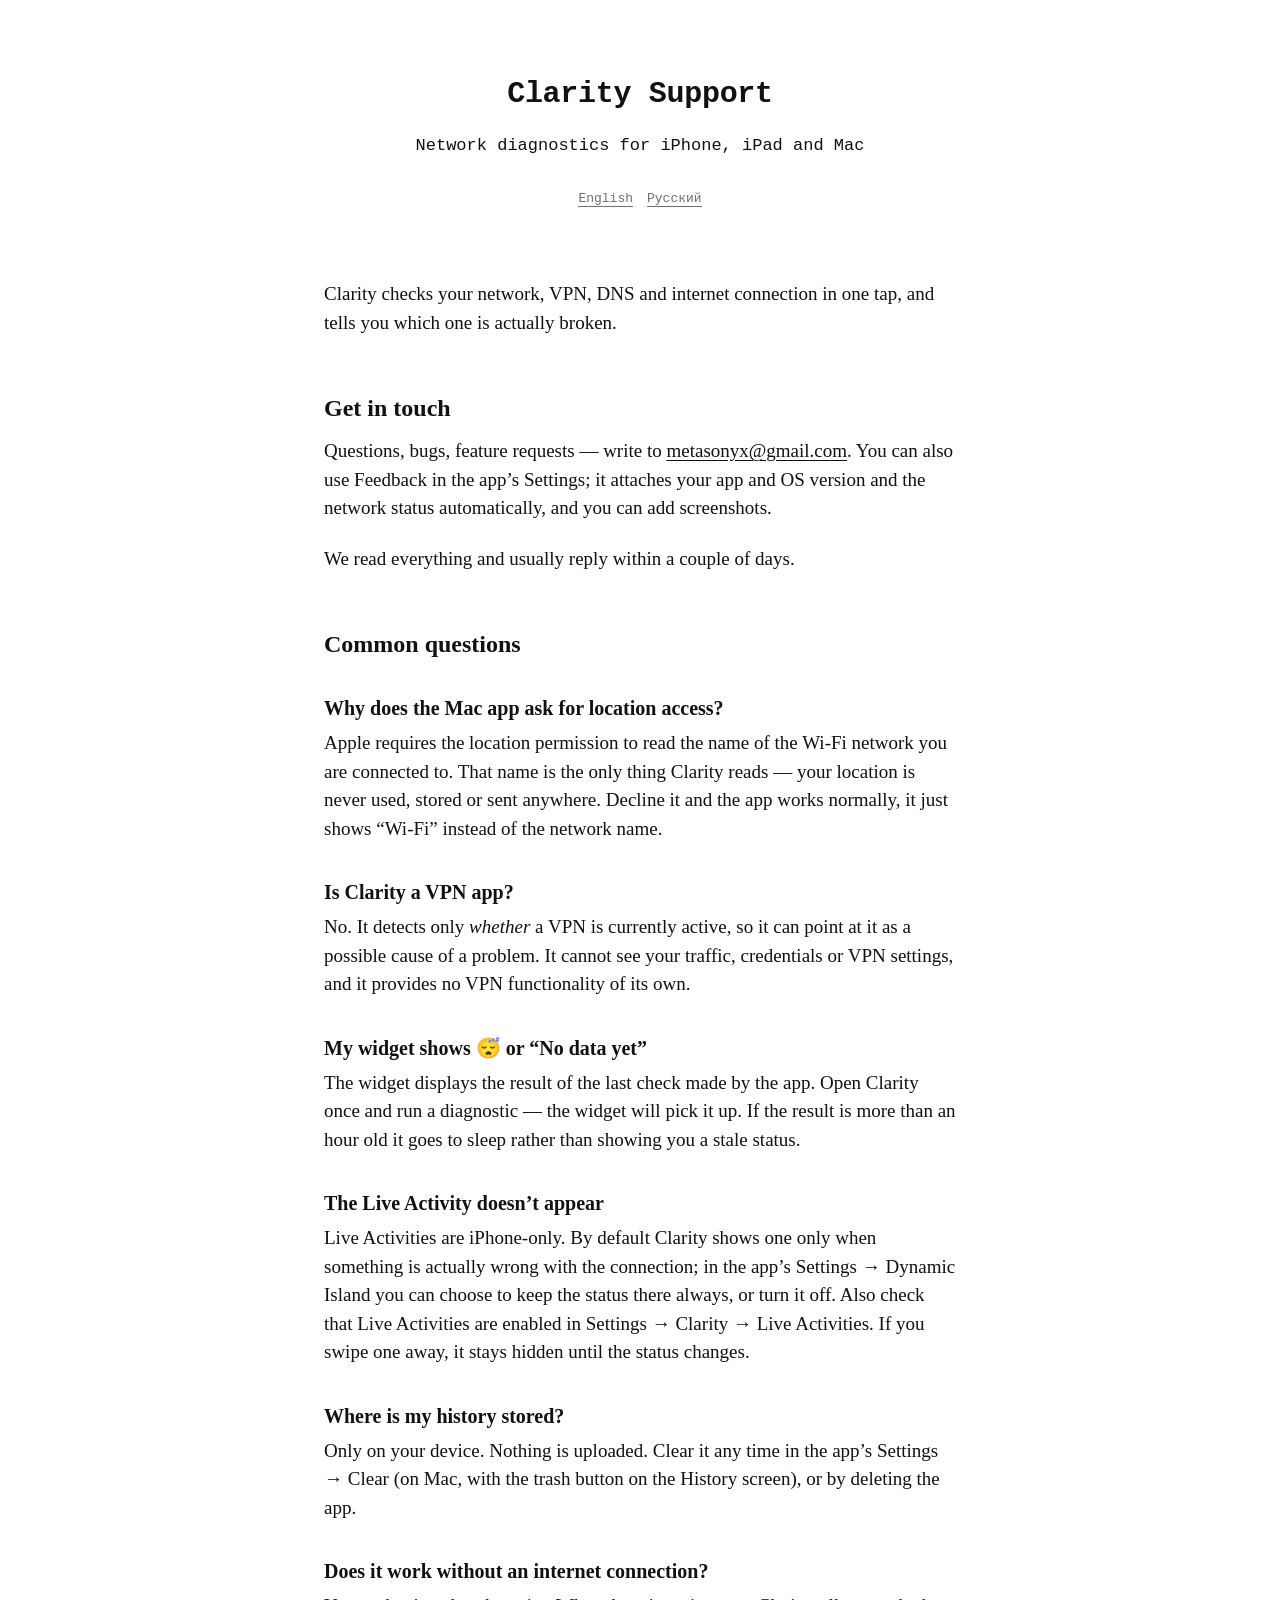
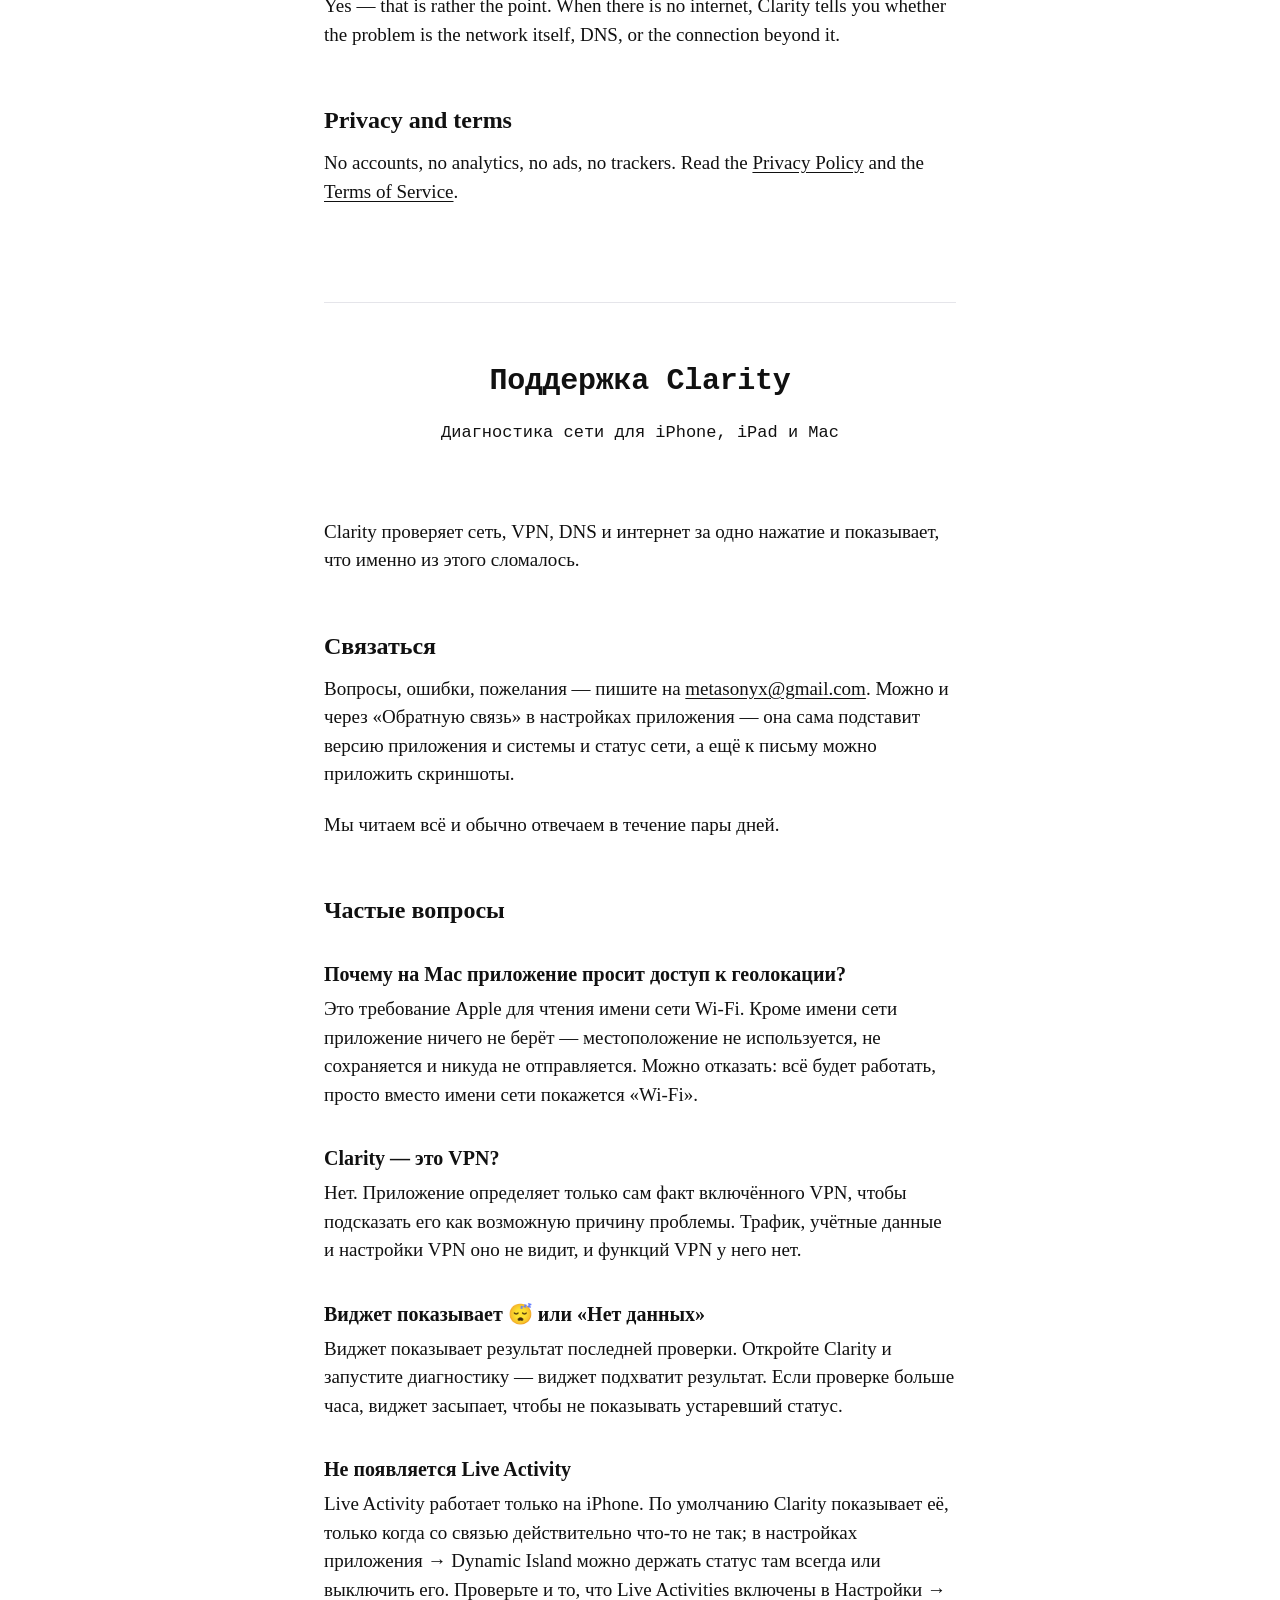
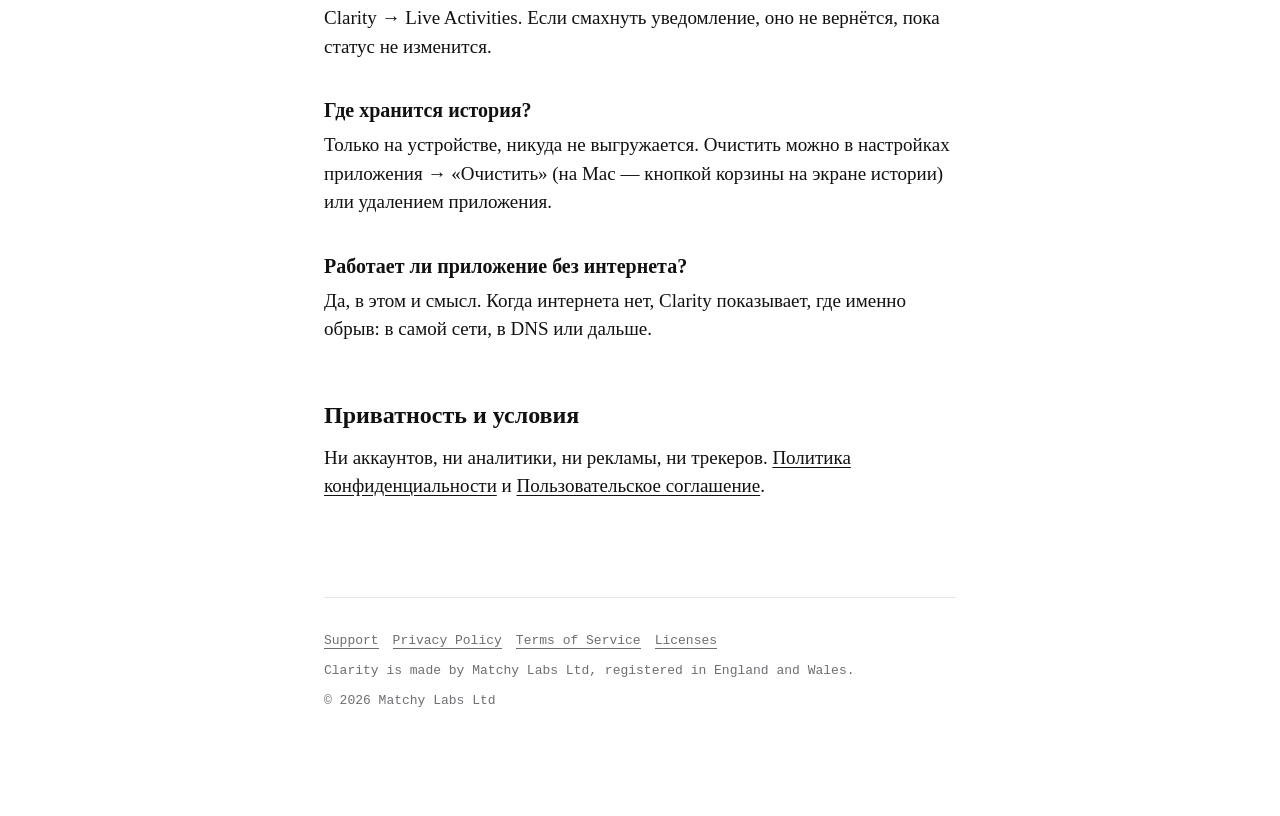
<file: index.html>
<!doctype html>
<html lang="en">
<head>
<meta charset="utf-8">
<meta name="viewport" content="width=device-width, initial-scale=1">
<title>Clarity — Support</title>
<link rel="stylesheet" href="style.css">
</head>
<body>

<header class="doc-head">
  <h1>Clarity Support</h1>
  <p class="subtitle">Network diagnostics for iPhone, iPad and Mac</p>
  <p class="langs"><a href="#en">English</a><a href="#ru">Русский</a></p>
</header>

<main id="en">

<p>Clarity checks your network, VPN, DNS and internet connection in one tap, and
tells you which one is actually broken.</p>

<h2>Get in touch</h2>
<p>Questions, bugs, feature requests — write to
<a href="mailto:metasonyx@gmail.com">metasonyx@gmail.com</a>.
You can also use Feedback in the app’s Settings; it attaches your app and OS
version and the network status automatically, and you can add screenshots.</p>
<p>We read everything and usually reply within a couple of days.</p>

<h2>Common questions</h2>

<h3>Why does the Mac app ask for location access?</h3>
<p>Apple requires the location permission to read the name of the Wi-Fi network
you are connected to. That name is the only thing Clarity reads — your location
is never used, stored or sent anywhere. Decline it and the app works normally,
it just shows “Wi-Fi” instead of the network name.</p>

<h3>Is Clarity a VPN app?</h3>
<p>No. It detects only <em>whether</em> a VPN is currently active, so it can point
at it as a possible cause of a problem. It cannot see your traffic, credentials
or VPN settings, and it provides no VPN functionality of its own.</p>

<h3>My widget shows 😴 or “No data yet”</h3>
<p>The widget displays the result of the last check made by the app. Open Clarity
once and run a diagnostic — the widget will pick it up. If the result is more than
an hour old it goes to sleep rather than showing you a stale status.</p>

<h3>The Live Activity doesn’t appear</h3>
<p>Live Activities are iPhone-only. By default Clarity shows one only when
something is actually wrong with the connection; in the app’s Settings →
Dynamic Island you can choose to keep the status there always, or turn it off.
Also check that Live Activities are enabled in Settings → Clarity → Live Activities.
If you swipe one away, it stays hidden until the status changes.</p>

<h3>Where is my history stored?</h3>
<p>Only on your device. Nothing is uploaded. Clear it any time in the app’s
Settings → Clear (on Mac, with the trash button on the History screen), or by
deleting the app.</p>

<h3>Does it work without an internet connection?</h3>
<p>Yes — that is rather the point. When there is no internet, Clarity tells you
whether the problem is the network itself, DNS, or the connection beyond it.</p>

<h2>Privacy and terms</h2>
<p>No accounts, no analytics, no ads, no trackers. Read the
<a href="privacy.html">Privacy Policy</a> and the <a href="terms.html">Terms of Service</a>.</p>

</main>

<main id="ru" lang="ru">

<header class="doc-head">
  <h1>Поддержка Clarity</h1>
  <p class="subtitle">Диагностика сети для iPhone, iPad и Mac</p>
</header>

<p>Clarity проверяет сеть, VPN, DNS и интернет за одно нажатие и показывает,
что именно из этого сломалось.</p>

<h2>Связаться</h2>
<p>Вопросы, ошибки, пожелания — пишите на
<a href="mailto:metasonyx@gmail.com">metasonyx@gmail.com</a>.
Можно и через «Обратную связь» в настройках приложения — она сама подставит
версию приложения и системы и статус сети, а ещё к письму можно приложить
скриншоты.</p>
<p>Мы читаем всё и обычно отвечаем в течение пары дней.</p>

<h2>Частые вопросы</h2>

<h3>Почему на Mac приложение просит доступ к геолокации?</h3>
<p>Это требование Apple для чтения имени сети Wi-Fi. Кроме имени сети
приложение ничего не берёт — местоположение не используется, не сохраняется
и никуда не отправляется. Можно отказать: всё будет работать, просто вместо
имени сети покажется «Wi-Fi».</p>

<h3>Clarity — это VPN?</h3>
<p>Нет. Приложение определяет только сам факт включённого VPN, чтобы подсказать
его как возможную причину проблемы. Трафик, учётные данные и настройки VPN оно
не видит, и функций VPN у него нет.</p>

<h3>Виджет показывает 😴 или «Нет данных»</h3>
<p>Виджет показывает результат последней проверки. Откройте Clarity и запустите
диагностику — виджет подхватит результат. Если проверке больше часа, виджет
засыпает, чтобы не показывать устаревший статус.</p>

<h3>Не появляется Live Activity</h3>
<p>Live Activity работает только на iPhone. По умолчанию Clarity показывает её,
только когда со связью действительно что-то не так; в настройках приложения →
Dynamic Island можно держать статус там всегда или выключить его. Проверьте
и то, что Live Activities включены в Настройки → Clarity → Live Activities.
Если смахнуть уведомление, оно не вернётся, пока статус не изменится.</p>

<h3>Где хранится история?</h3>
<p>Только на устройстве, никуда не выгружается. Очистить можно в настройках
приложения → «Очистить» (на Mac — кнопкой корзины на экране истории) или
удалением приложения.</p>

<h3>Работает ли приложение без интернета?</h3>
<p>Да, в этом и смысл. Когда интернета нет, Clarity показывает, где именно
обрыв: в самой сети, в DNS или дальше.</p>

<h2>Приватность и условия</h2>
<p>Ни аккаунтов, ни аналитики, ни рекламы, ни трекеров.
<a href="privacy.html">Политика конфиденциальности</a> и
<a href="terms.html">Пользовательское соглашение</a>.</p>

</main>

<footer>
  <p><a href="./">Support</a><a href="privacy.html">Privacy Policy</a><a href="terms.html">Terms of Service</a><a href="licenses.html">Licenses</a></p>
  <p>Clarity is made by Matchy Labs Ltd, registered in England and Wales.</p>
  <p>© 2026 Matchy Labs Ltd</p>
</footer>

</body>
</html>
</file>
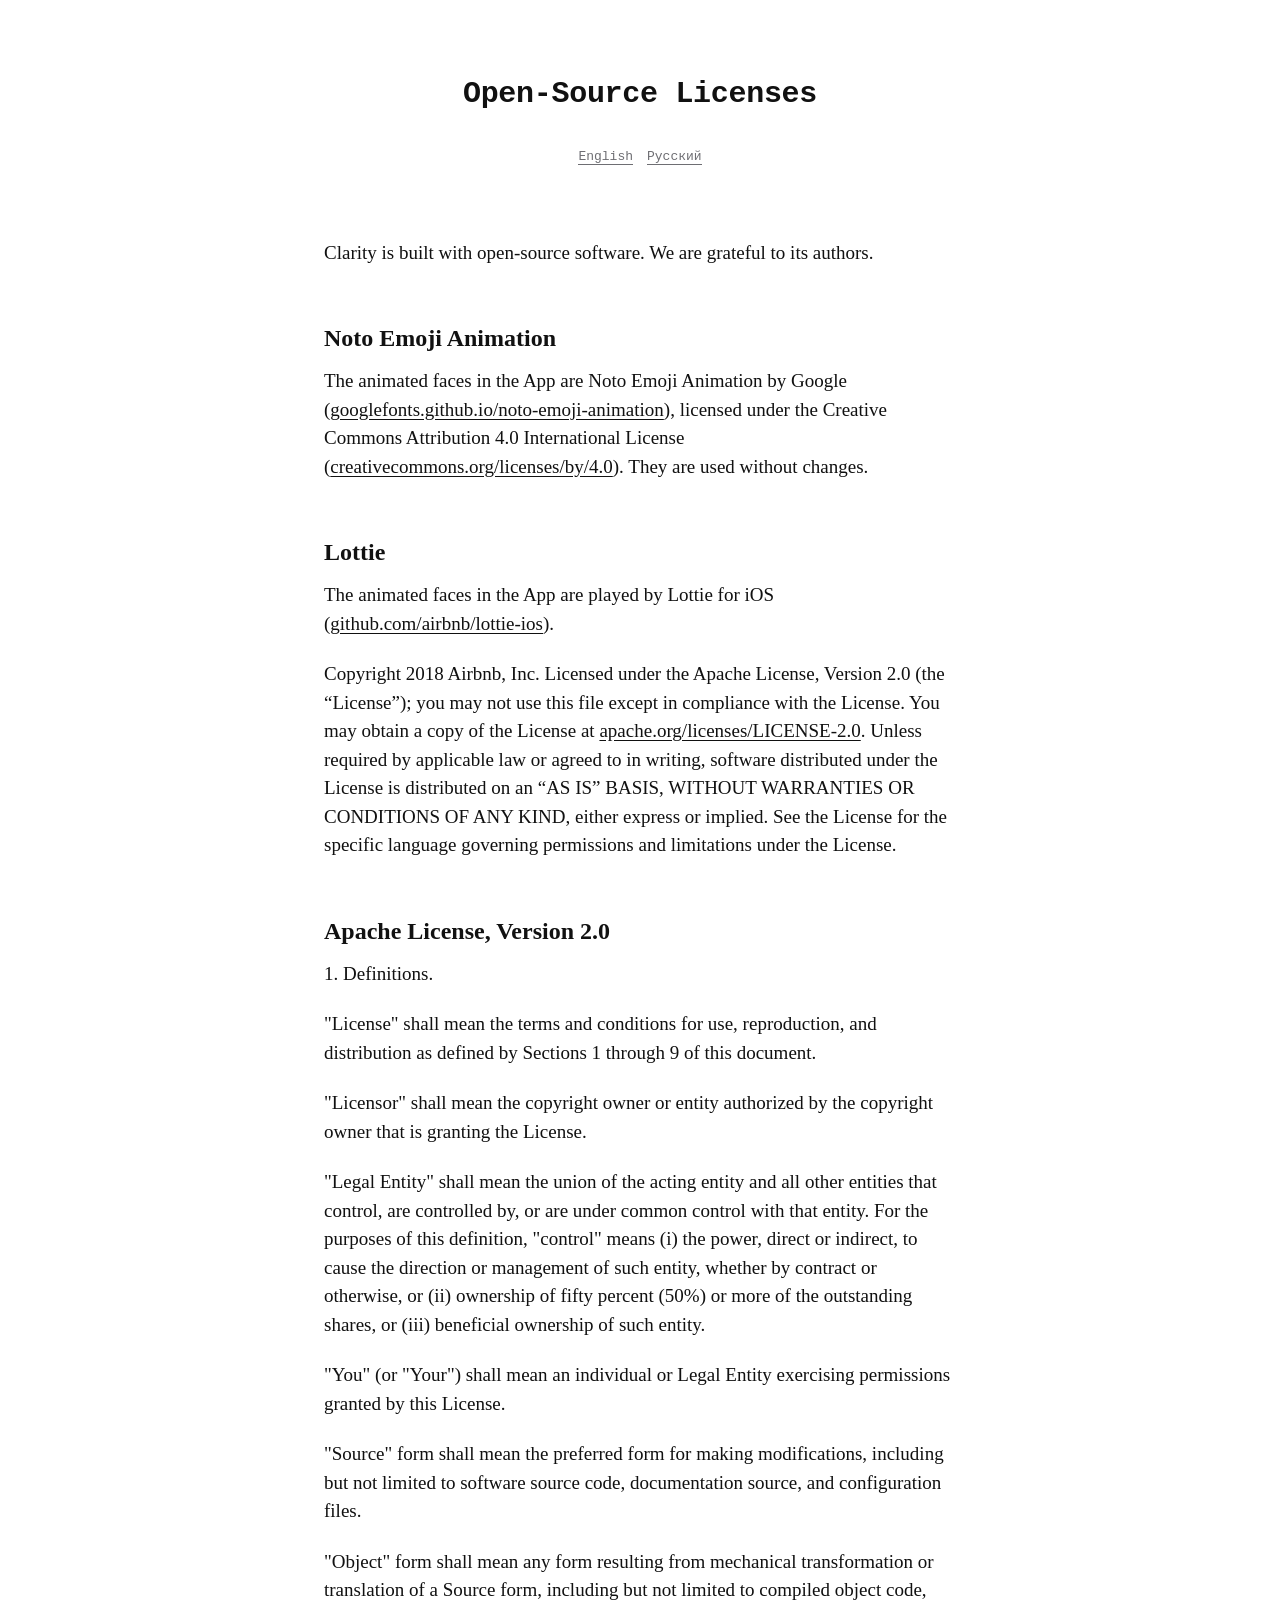
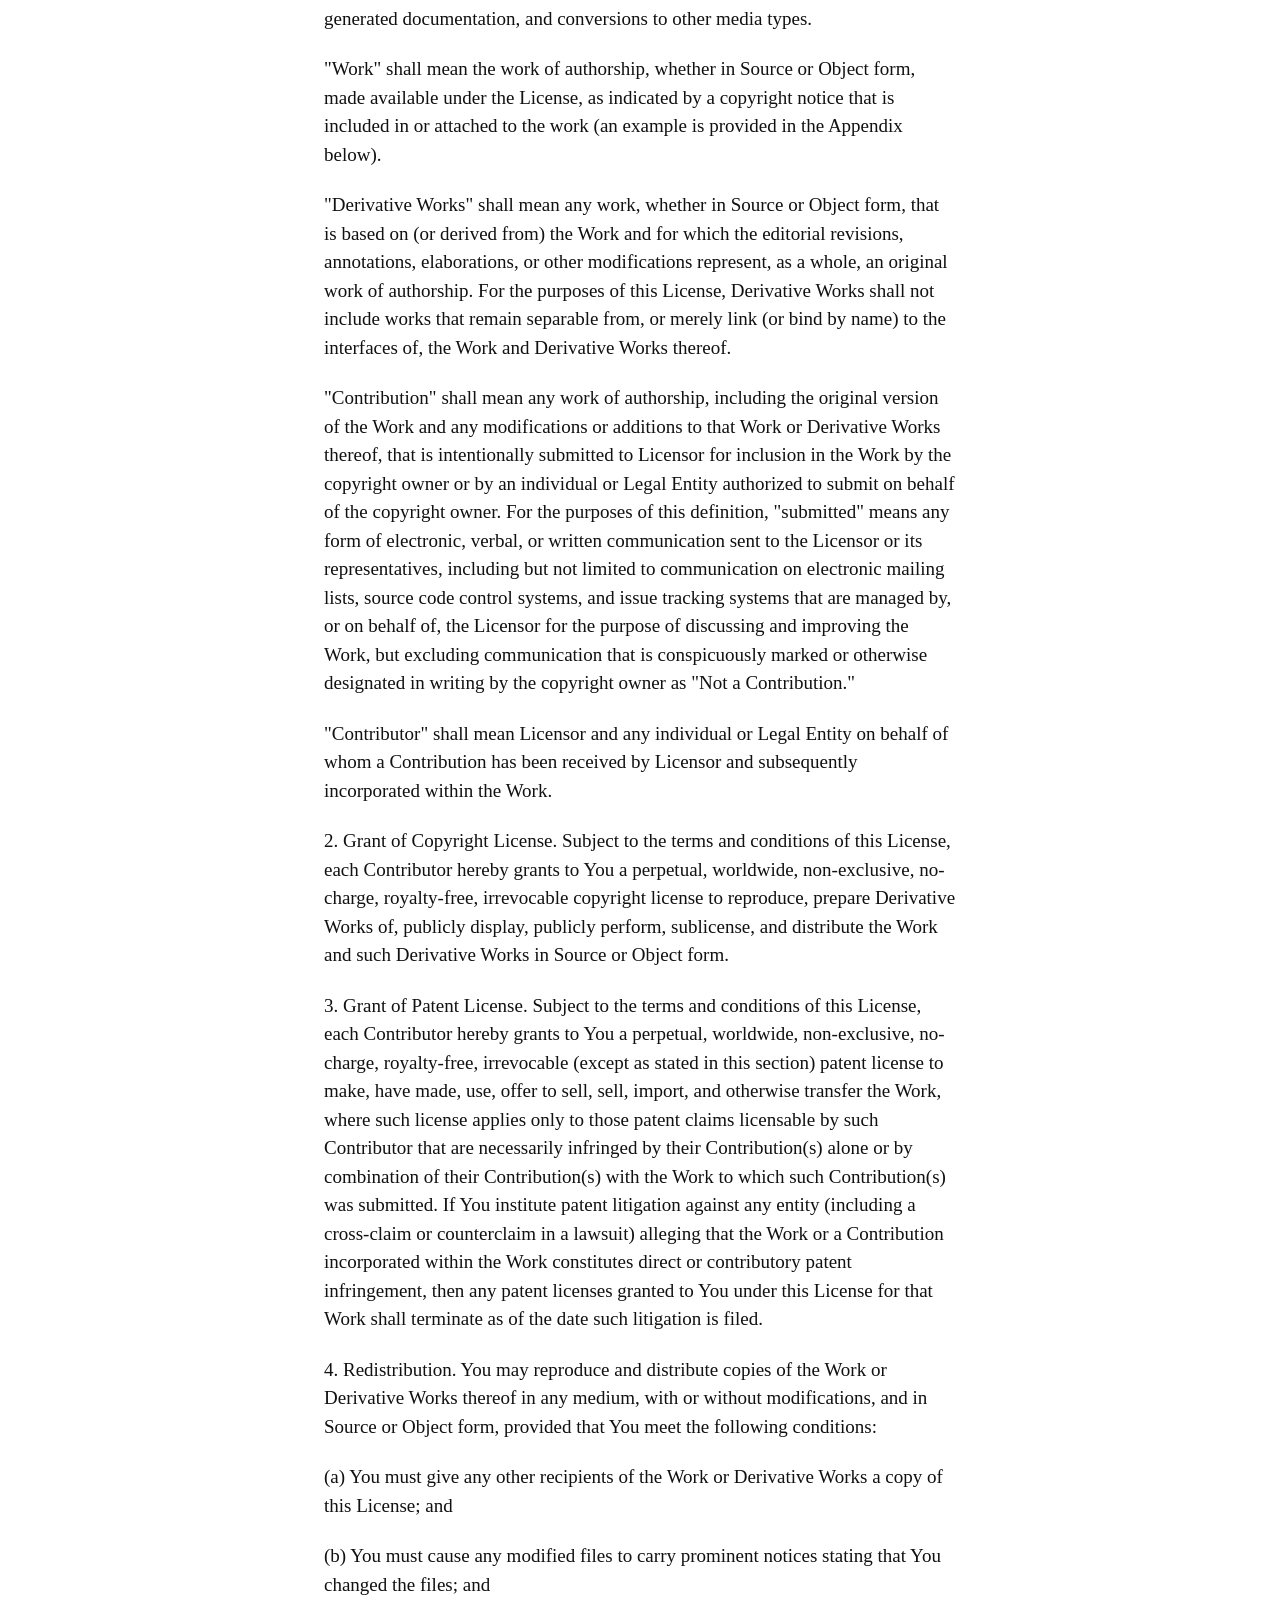
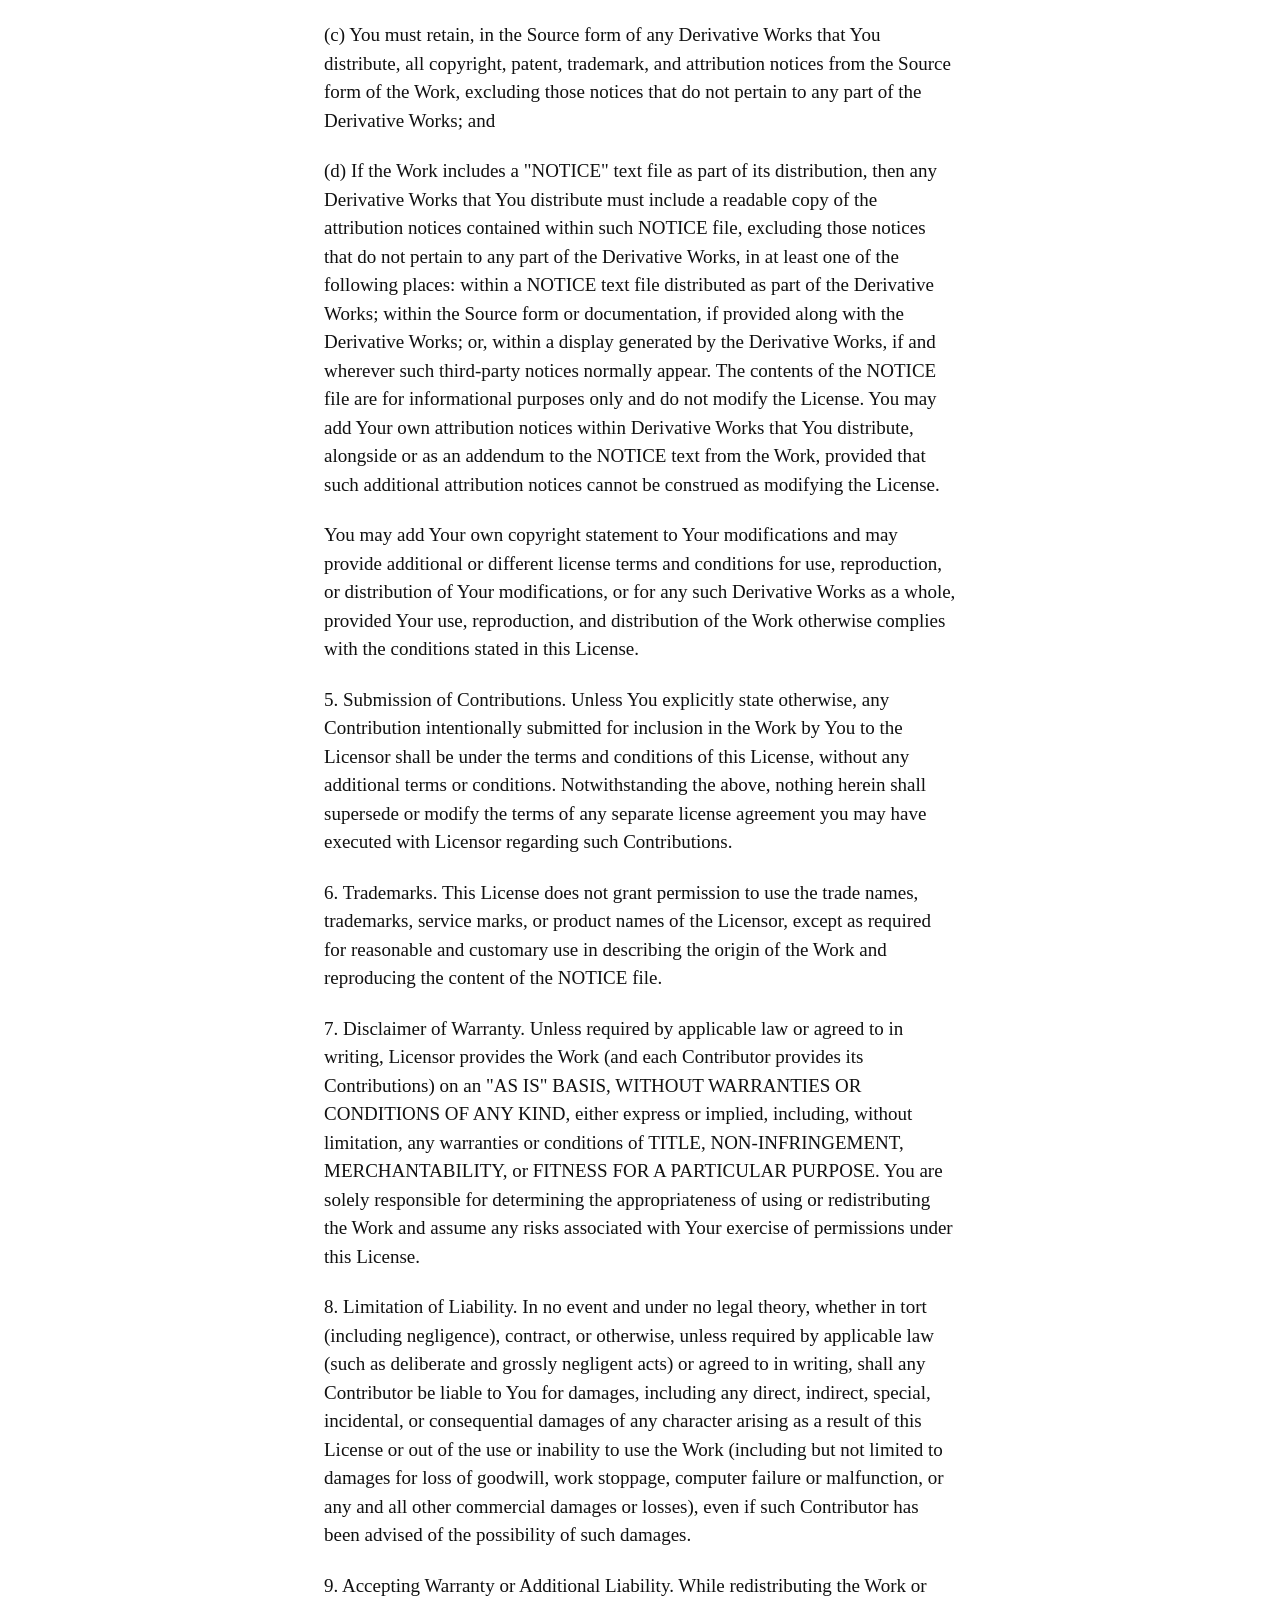
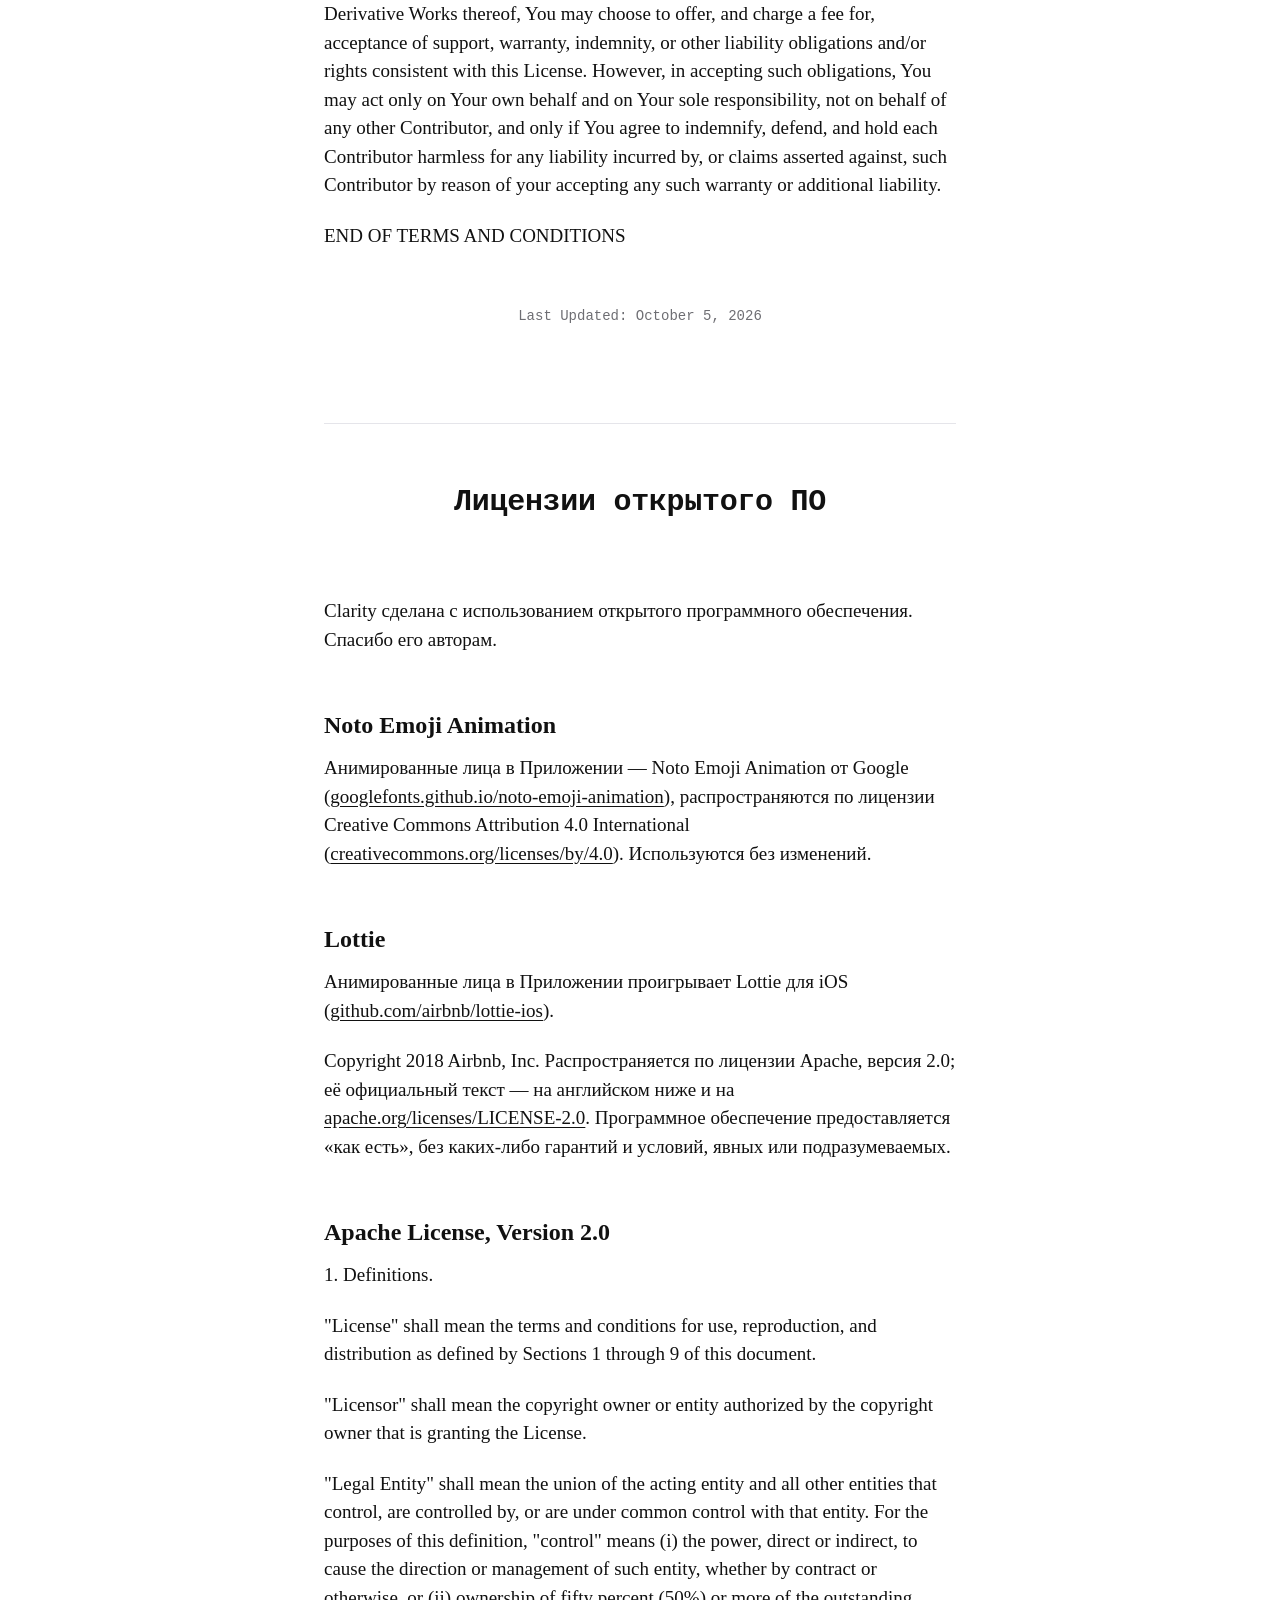
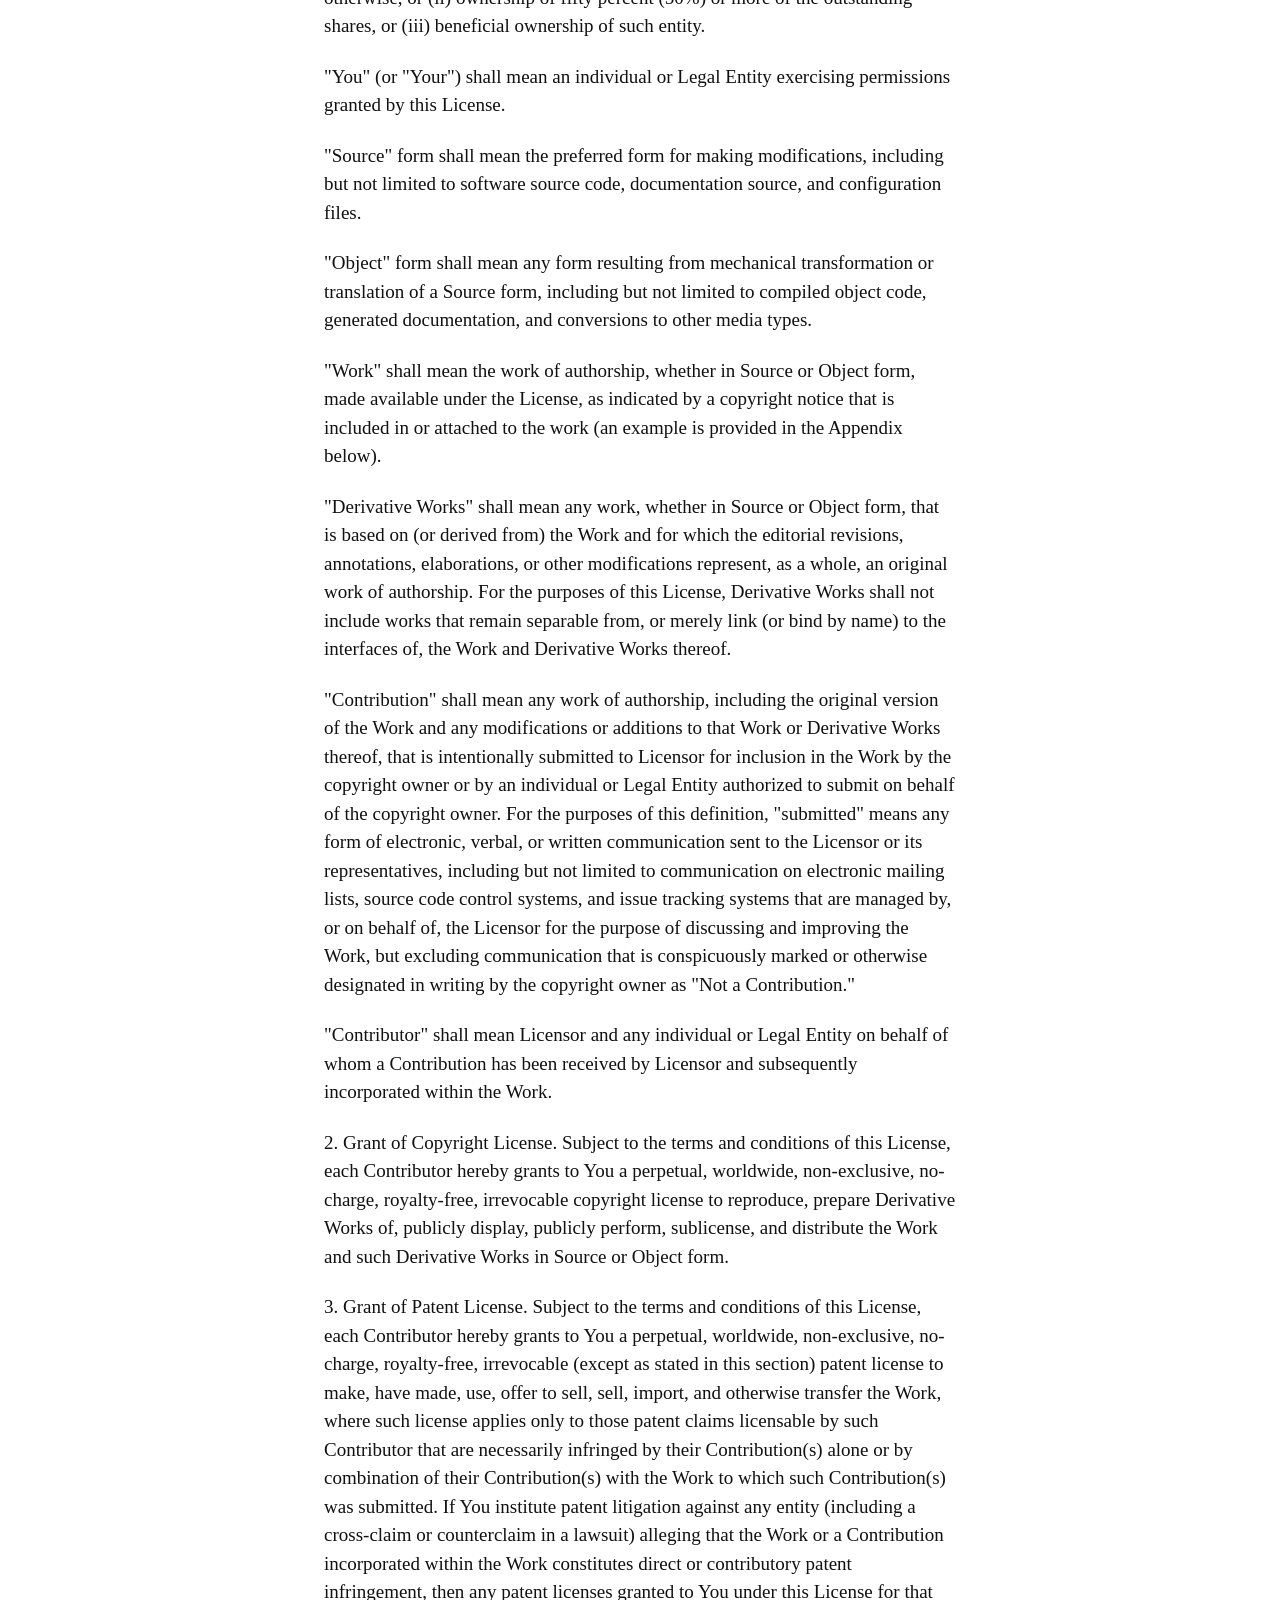
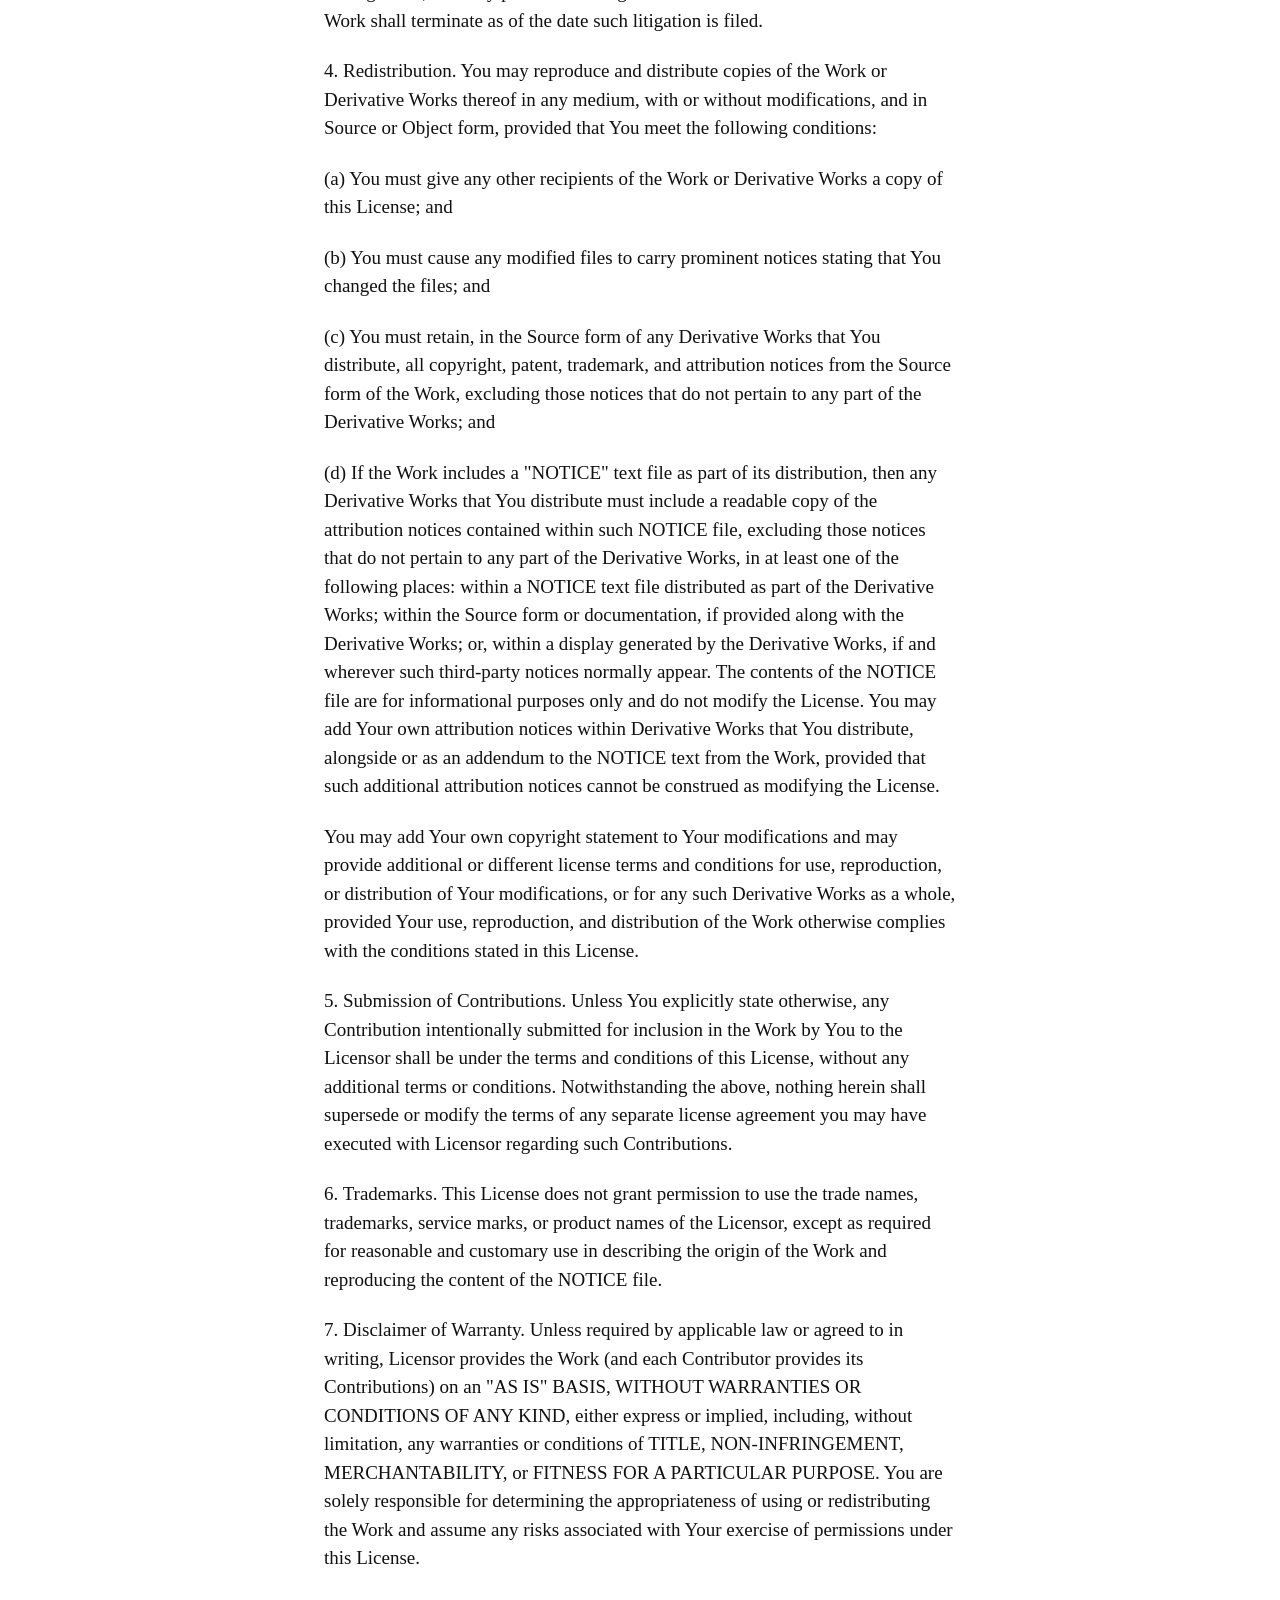
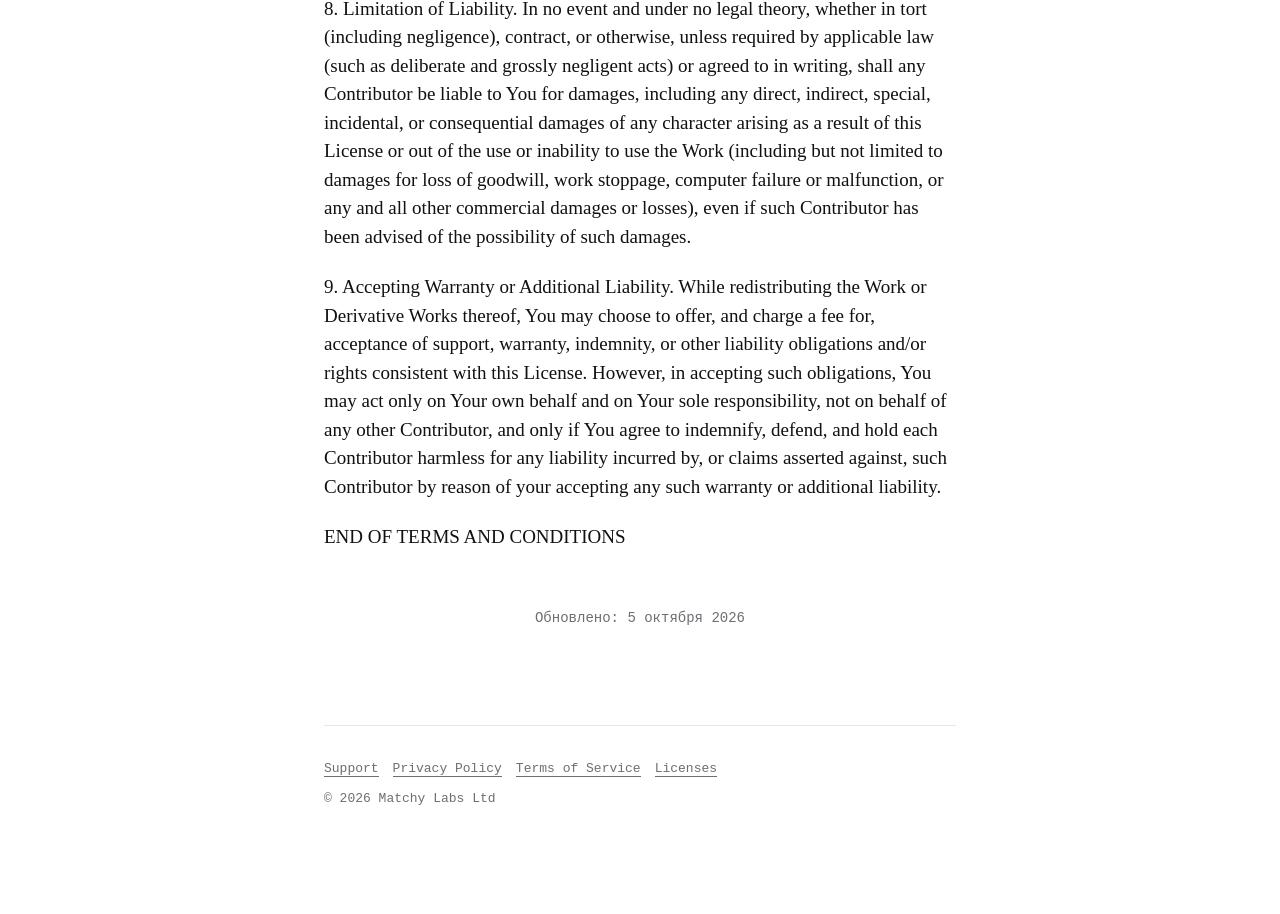
<file: licenses.html>
<!doctype html>
<html lang="en">
<head>
<meta charset="utf-8">
<meta name="viewport" content="width=device-width, initial-scale=1">
<title>Clarity — Open-Source Licenses</title>
<link rel="stylesheet" href="style.css">
</head>
<body>

<header class="doc-head">
  <h1>Open-Source Licenses</h1>
  <p class="langs"><a href="#en">English</a><a href="#ru">Русский</a></p>
</header>

<main id="en">

<p>Clarity is built with open-source software. We are grateful to its authors.</p>

<h2>Noto Emoji Animation</h2>

<p>The animated faces in the App are Noto Emoji Animation by Google (<a href="https://googlefonts.github.io/noto-emoji-animation/">googlefonts.github.io/noto-emoji-animation</a>), licensed under the Creative Commons Attribution 4.0 International License (<a href="https://creativecommons.org/licenses/by/4.0/">creativecommons.org/licenses/by/4.0</a>). They are used without changes.</p>

<h2>Lottie</h2>

<p>The animated faces in the App are played by Lottie for iOS (<a href="https://github.com/airbnb/lottie-ios">github.com/airbnb/lottie-ios</a>).</p>

<p>Copyright 2018 Airbnb, Inc. Licensed under the Apache License, Version 2.0 (the “License”); you may not use this file except in compliance with the License. You may obtain a copy of the License at <a href="https://www.apache.org/licenses/LICENSE-2.0">apache.org/licenses/LICENSE-2.0</a>. Unless required by applicable law or agreed to in writing, software distributed under the License is distributed on an “AS IS” BASIS, WITHOUT WARRANTIES OR CONDITIONS OF ANY KIND, either express or implied. See the License for the specific language governing permissions and limitations under the License.</p>

<h2>Apache License, Version 2.0</h2>

<p>1. Definitions.</p>

<p>&quot;License&quot; shall mean the terms and conditions for use, reproduction, and distribution as defined by Sections 1 through 9 of this document.</p>

<p>&quot;Licensor&quot; shall mean the copyright owner or entity authorized by the copyright owner that is granting the License.</p>

<p>&quot;Legal Entity&quot; shall mean the union of the acting entity and all other entities that control, are controlled by, or are under common control with that entity. For the purposes of this definition, &quot;control&quot; means (i) the power, direct or indirect, to cause the direction or management of such entity, whether by contract or otherwise, or (ii) ownership of fifty percent (50%) or more of the outstanding shares, or (iii) beneficial ownership of such entity.</p>

<p>&quot;You&quot; (or &quot;Your&quot;) shall mean an individual or Legal Entity exercising permissions granted by this License.</p>

<p>&quot;Source&quot; form shall mean the preferred form for making modifications, including but not limited to software source code, documentation source, and configuration files.</p>

<p>&quot;Object&quot; form shall mean any form resulting from mechanical transformation or translation of a Source form, including but not limited to compiled object code, generated documentation, and conversions to other media types.</p>

<p>&quot;Work&quot; shall mean the work of authorship, whether in Source or Object form, made available under the License, as indicated by a copyright notice that is included in or attached to the work (an example is provided in the Appendix below).</p>

<p>&quot;Derivative Works&quot; shall mean any work, whether in Source or Object form, that is based on (or derived from) the Work and for which the editorial revisions, annotations, elaborations, or other modifications represent, as a whole, an original work of authorship. For the purposes of this License, Derivative Works shall not include works that remain separable from, or merely link (or bind by name) to the interfaces of, the Work and Derivative Works thereof.</p>

<p>&quot;Contribution&quot; shall mean any work of authorship, including the original version of the Work and any modifications or additions to that Work or Derivative Works thereof, that is intentionally submitted to Licensor for inclusion in the Work by the copyright owner or by an individual or Legal Entity authorized to submit on behalf of the copyright owner. For the purposes of this definition, &quot;submitted&quot; means any form of electronic, verbal, or written communication sent to the Licensor or its representatives, including but not limited to communication on electronic mailing lists, source code control systems, and issue tracking systems that are managed by, or on behalf of, the Licensor for the purpose of discussing and improving the Work, but excluding communication that is conspicuously marked or otherwise designated in writing by the copyright owner as &quot;Not a Contribution.&quot;</p>

<p>&quot;Contributor&quot; shall mean Licensor and any individual or Legal Entity on behalf of whom a Contribution has been received by Licensor and subsequently incorporated within the Work.</p>

<p>2. Grant of Copyright License. Subject to the terms and conditions of this License, each Contributor hereby grants to You a perpetual, worldwide, non-exclusive, no-charge, royalty-free, irrevocable copyright license to reproduce, prepare Derivative Works of, publicly display, publicly perform, sublicense, and distribute the Work and such Derivative Works in Source or Object form.</p>

<p>3. Grant of Patent License. Subject to the terms and conditions of this License, each Contributor hereby grants to You a perpetual, worldwide, non-exclusive, no-charge, royalty-free, irrevocable (except as stated in this section) patent license to make, have made, use, offer to sell, sell, import, and otherwise transfer the Work, where such license applies only to those patent claims licensable by such Contributor that are necessarily infringed by their Contribution(s) alone or by combination of their Contribution(s) with the Work to which such Contribution(s) was submitted. If You institute patent litigation against any entity (including a cross-claim or counterclaim in a lawsuit) alleging that the Work or a Contribution incorporated within the Work constitutes direct or contributory patent infringement, then any patent licenses granted to You under this License for that Work shall terminate as of the date such litigation is filed.</p>

<p>4. Redistribution. You may reproduce and distribute copies of the Work or Derivative Works thereof in any medium, with or without modifications, and in Source or Object form, provided that You meet the following conditions:</p>

<p>(a) You must give any other recipients of the Work or Derivative Works a copy of this License; and</p>

<p>(b) You must cause any modified files to carry prominent notices stating that You changed the files; and</p>

<p>(c) You must retain, in the Source form of any Derivative Works that You distribute, all copyright, patent, trademark, and attribution notices from the Source form of the Work, excluding those notices that do not pertain to any part of the Derivative Works; and</p>

<p>(d) If the Work includes a &quot;NOTICE&quot; text file as part of its distribution, then any Derivative Works that You distribute must include a readable copy of the attribution notices contained within such NOTICE file, excluding those notices that do not pertain to any part of the Derivative Works, in at least one of the following places: within a NOTICE text file distributed as part of the Derivative Works; within the Source form or documentation, if provided along with the Derivative Works; or, within a display generated by the Derivative Works, if and wherever such third-party notices normally appear. The contents of the NOTICE file are for informational purposes only and do not modify the License. You may add Your own attribution notices within Derivative Works that You distribute, alongside or as an addendum to the NOTICE text from the Work, provided that such additional attribution notices cannot be construed as modifying the License.</p>

<p>You may add Your own copyright statement to Your modifications and may provide additional or different license terms and conditions for use, reproduction, or distribution of Your modifications, or for any such Derivative Works as a whole, provided Your use, reproduction, and distribution of the Work otherwise complies with the conditions stated in this License.</p>

<p>5. Submission of Contributions. Unless You explicitly state otherwise, any Contribution intentionally submitted for inclusion in the Work by You to the Licensor shall be under the terms and conditions of this License, without any additional terms or conditions. Notwithstanding the above, nothing herein shall supersede or modify the terms of any separate license agreement you may have executed with Licensor regarding such Contributions.</p>

<p>6. Trademarks. This License does not grant permission to use the trade names, trademarks, service marks, or product names of the Licensor, except as required for reasonable and customary use in describing the origin of the Work and reproducing the content of the NOTICE file.</p>

<p>7. Disclaimer of Warranty. Unless required by applicable law or agreed to in writing, Licensor provides the Work (and each Contributor provides its Contributions) on an &quot;AS IS&quot; BASIS, WITHOUT WARRANTIES OR CONDITIONS OF ANY KIND, either express or implied, including, without limitation, any warranties or conditions of TITLE, NON-INFRINGEMENT, MERCHANTABILITY, or FITNESS FOR A PARTICULAR PURPOSE. You are solely responsible for determining the appropriateness of using or redistributing the Work and assume any risks associated with Your exercise of permissions under this License.</p>

<p>8. Limitation of Liability. In no event and under no legal theory, whether in tort (including negligence), contract, or otherwise, unless required by applicable law (such as deliberate and grossly negligent acts) or agreed to in writing, shall any Contributor be liable to You for damages, including any direct, indirect, special, incidental, or consequential damages of any character arising as a result of this License or out of the use or inability to use the Work (including but not limited to damages for loss of goodwill, work stoppage, computer failure or malfunction, or any and all other commercial damages or losses), even if such Contributor has been advised of the possibility of such damages.</p>

<p>9. Accepting Warranty or Additional Liability. While redistributing the Work or Derivative Works thereof, You may choose to offer, and charge a fee for, acceptance of support, warranty, indemnity, or other liability obligations and/or rights consistent with this License. However, in accepting such obligations, You may act only on Your own behalf and on Your sole responsibility, not on behalf of any other Contributor, and only if You agree to indemnify, defend, and hold each Contributor harmless for any liability incurred by, or claims asserted against, such Contributor by reason of your accepting any such warranty or additional liability.</p>

<p>END OF TERMS AND CONDITIONS</p>

<p class="doc-date">Last Updated: October 5, 2026</p>

</main>

<main id="ru" lang="ru">

<header class="doc-head">
  <h1>Лицензии открытого ПО</h1>
</header>

<p>Clarity сделана с использованием открытого программного обеспечения. Спасибо его авторам.</p>

<h2>Noto Emoji Animation</h2>

<p>Анимированные лица в Приложении — Noto Emoji Animation от Google (<a href="https://googlefonts.github.io/noto-emoji-animation/">googlefonts.github.io/noto-emoji-animation</a>), распространяются по лицензии Creative Commons Attribution 4.0 International (<a href="https://creativecommons.org/licenses/by/4.0/">creativecommons.org/licenses/by/4.0</a>). Используются без изменений.</p>

<h2>Lottie</h2>

<p>Анимированные лица в Приложении проигрывает Lottie для iOS (<a href="https://github.com/airbnb/lottie-ios">github.com/airbnb/lottie-ios</a>).</p>

<p>Copyright 2018 Airbnb, Inc. Распространяется по лицензии Apache, версия 2.0; её официальный текст — на английском ниже и на <a href="https://www.apache.org/licenses/LICENSE-2.0">apache.org/licenses/LICENSE-2.0</a>. Программное обеспечение предоставляется «как есть», без каких-либо гарантий и условий, явных или подразумеваемых.</p>

<h2>Apache License, Version 2.0</h2>

<p>1. Definitions.</p>

<p>&quot;License&quot; shall mean the terms and conditions for use, reproduction, and distribution as defined by Sections 1 through 9 of this document.</p>

<p>&quot;Licensor&quot; shall mean the copyright owner or entity authorized by the copyright owner that is granting the License.</p>

<p>&quot;Legal Entity&quot; shall mean the union of the acting entity and all other entities that control, are controlled by, or are under common control with that entity. For the purposes of this definition, &quot;control&quot; means (i) the power, direct or indirect, to cause the direction or management of such entity, whether by contract or otherwise, or (ii) ownership of fifty percent (50%) or more of the outstanding shares, or (iii) beneficial ownership of such entity.</p>

<p>&quot;You&quot; (or &quot;Your&quot;) shall mean an individual or Legal Entity exercising permissions granted by this License.</p>

<p>&quot;Source&quot; form shall mean the preferred form for making modifications, including but not limited to software source code, documentation source, and configuration files.</p>

<p>&quot;Object&quot; form shall mean any form resulting from mechanical transformation or translation of a Source form, including but not limited to compiled object code, generated documentation, and conversions to other media types.</p>

<p>&quot;Work&quot; shall mean the work of authorship, whether in Source or Object form, made available under the License, as indicated by a copyright notice that is included in or attached to the work (an example is provided in the Appendix below).</p>

<p>&quot;Derivative Works&quot; shall mean any work, whether in Source or Object form, that is based on (or derived from) the Work and for which the editorial revisions, annotations, elaborations, or other modifications represent, as a whole, an original work of authorship. For the purposes of this License, Derivative Works shall not include works that remain separable from, or merely link (or bind by name) to the interfaces of, the Work and Derivative Works thereof.</p>

<p>&quot;Contribution&quot; shall mean any work of authorship, including the original version of the Work and any modifications or additions to that Work or Derivative Works thereof, that is intentionally submitted to Licensor for inclusion in the Work by the copyright owner or by an individual or Legal Entity authorized to submit on behalf of the copyright owner. For the purposes of this definition, &quot;submitted&quot; means any form of electronic, verbal, or written communication sent to the Licensor or its representatives, including but not limited to communication on electronic mailing lists, source code control systems, and issue tracking systems that are managed by, or on behalf of, the Licensor for the purpose of discussing and improving the Work, but excluding communication that is conspicuously marked or otherwise designated in writing by the copyright owner as &quot;Not a Contribution.&quot;</p>

<p>&quot;Contributor&quot; shall mean Licensor and any individual or Legal Entity on behalf of whom a Contribution has been received by Licensor and subsequently incorporated within the Work.</p>

<p>2. Grant of Copyright License. Subject to the terms and conditions of this License, each Contributor hereby grants to You a perpetual, worldwide, non-exclusive, no-charge, royalty-free, irrevocable copyright license to reproduce, prepare Derivative Works of, publicly display, publicly perform, sublicense, and distribute the Work and such Derivative Works in Source or Object form.</p>

<p>3. Grant of Patent License. Subject to the terms and conditions of this License, each Contributor hereby grants to You a perpetual, worldwide, non-exclusive, no-charge, royalty-free, irrevocable (except as stated in this section) patent license to make, have made, use, offer to sell, sell, import, and otherwise transfer the Work, where such license applies only to those patent claims licensable by such Contributor that are necessarily infringed by their Contribution(s) alone or by combination of their Contribution(s) with the Work to which such Contribution(s) was submitted. If You institute patent litigation against any entity (including a cross-claim or counterclaim in a lawsuit) alleging that the Work or a Contribution incorporated within the Work constitutes direct or contributory patent infringement, then any patent licenses granted to You under this License for that Work shall terminate as of the date such litigation is filed.</p>

<p>4. Redistribution. You may reproduce and distribute copies of the Work or Derivative Works thereof in any medium, with or without modifications, and in Source or Object form, provided that You meet the following conditions:</p>

<p>(a) You must give any other recipients of the Work or Derivative Works a copy of this License; and</p>

<p>(b) You must cause any modified files to carry prominent notices stating that You changed the files; and</p>

<p>(c) You must retain, in the Source form of any Derivative Works that You distribute, all copyright, patent, trademark, and attribution notices from the Source form of the Work, excluding those notices that do not pertain to any part of the Derivative Works; and</p>

<p>(d) If the Work includes a &quot;NOTICE&quot; text file as part of its distribution, then any Derivative Works that You distribute must include a readable copy of the attribution notices contained within such NOTICE file, excluding those notices that do not pertain to any part of the Derivative Works, in at least one of the following places: within a NOTICE text file distributed as part of the Derivative Works; within the Source form or documentation, if provided along with the Derivative Works; or, within a display generated by the Derivative Works, if and wherever such third-party notices normally appear. The contents of the NOTICE file are for informational purposes only and do not modify the License. You may add Your own attribution notices within Derivative Works that You distribute, alongside or as an addendum to the NOTICE text from the Work, provided that such additional attribution notices cannot be construed as modifying the License.</p>

<p>You may add Your own copyright statement to Your modifications and may provide additional or different license terms and conditions for use, reproduction, or distribution of Your modifications, or for any such Derivative Works as a whole, provided Your use, reproduction, and distribution of the Work otherwise complies with the conditions stated in this License.</p>

<p>5. Submission of Contributions. Unless You explicitly state otherwise, any Contribution intentionally submitted for inclusion in the Work by You to the Licensor shall be under the terms and conditions of this License, without any additional terms or conditions. Notwithstanding the above, nothing herein shall supersede or modify the terms of any separate license agreement you may have executed with Licensor regarding such Contributions.</p>

<p>6. Trademarks. This License does not grant permission to use the trade names, trademarks, service marks, or product names of the Licensor, except as required for reasonable and customary use in describing the origin of the Work and reproducing the content of the NOTICE file.</p>

<p>7. Disclaimer of Warranty. Unless required by applicable law or agreed to in writing, Licensor provides the Work (and each Contributor provides its Contributions) on an &quot;AS IS&quot; BASIS, WITHOUT WARRANTIES OR CONDITIONS OF ANY KIND, either express or implied, including, without limitation, any warranties or conditions of TITLE, NON-INFRINGEMENT, MERCHANTABILITY, or FITNESS FOR A PARTICULAR PURPOSE. You are solely responsible for determining the appropriateness of using or redistributing the Work and assume any risks associated with Your exercise of permissions under this License.</p>

<p>8. Limitation of Liability. In no event and under no legal theory, whether in tort (including negligence), contract, or otherwise, unless required by applicable law (such as deliberate and grossly negligent acts) or agreed to in writing, shall any Contributor be liable to You for damages, including any direct, indirect, special, incidental, or consequential damages of any character arising as a result of this License or out of the use or inability to use the Work (including but not limited to damages for loss of goodwill, work stoppage, computer failure or malfunction, or any and all other commercial damages or losses), even if such Contributor has been advised of the possibility of such damages.</p>

<p>9. Accepting Warranty or Additional Liability. While redistributing the Work or Derivative Works thereof, You may choose to offer, and charge a fee for, acceptance of support, warranty, indemnity, or other liability obligations and/or rights consistent with this License. However, in accepting such obligations, You may act only on Your own behalf and on Your sole responsibility, not on behalf of any other Contributor, and only if You agree to indemnify, defend, and hold each Contributor harmless for any liability incurred by, or claims asserted against, such Contributor by reason of your accepting any such warranty or additional liability.</p>

<p>END OF TERMS AND CONDITIONS</p>

<p class="doc-date">Обновлено: 5 октября 2026</p>

</main>

<footer>
  <p><a href="./">Support</a><a href="privacy.html">Privacy Policy</a><a href="terms.html">Terms of Service</a><a href="licenses.html">Licenses</a></p>
  <p>© 2026 Matchy Labs Ltd</p>
</footer>

</body>
</html>
</file>
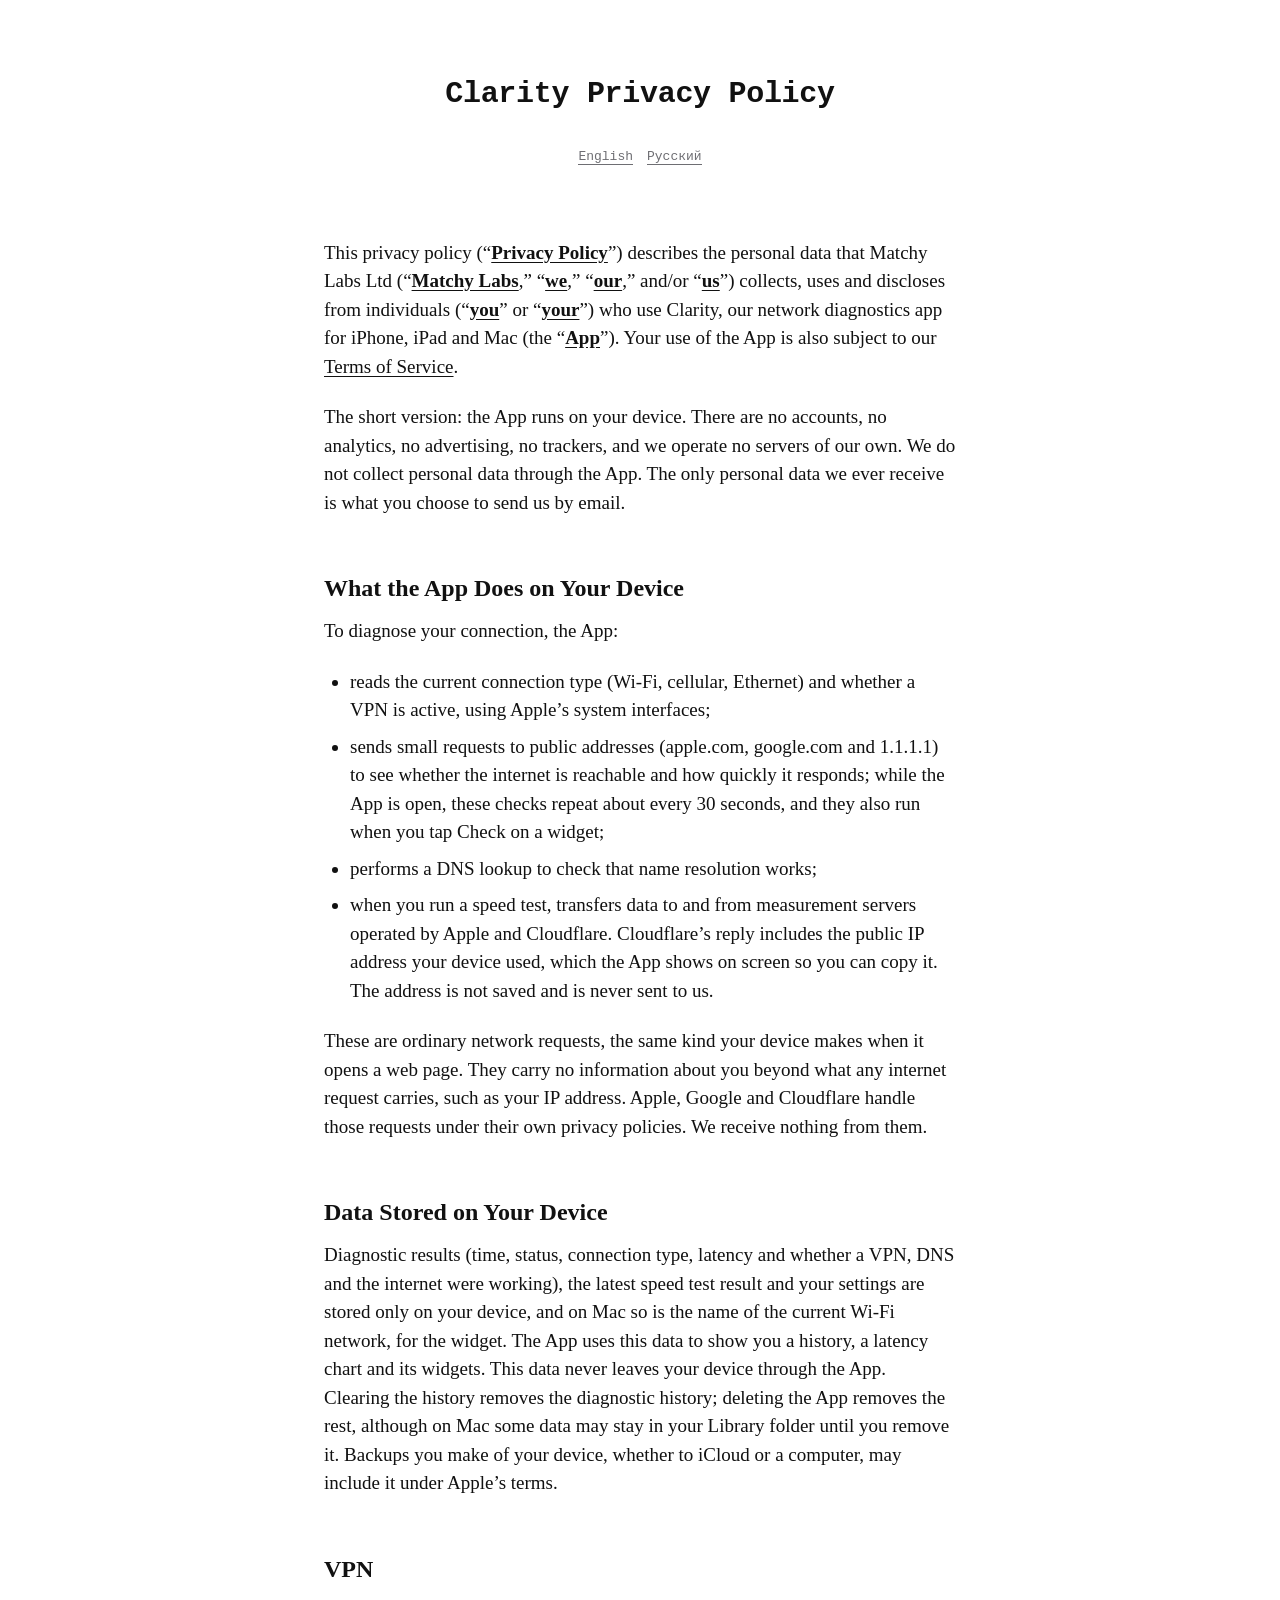
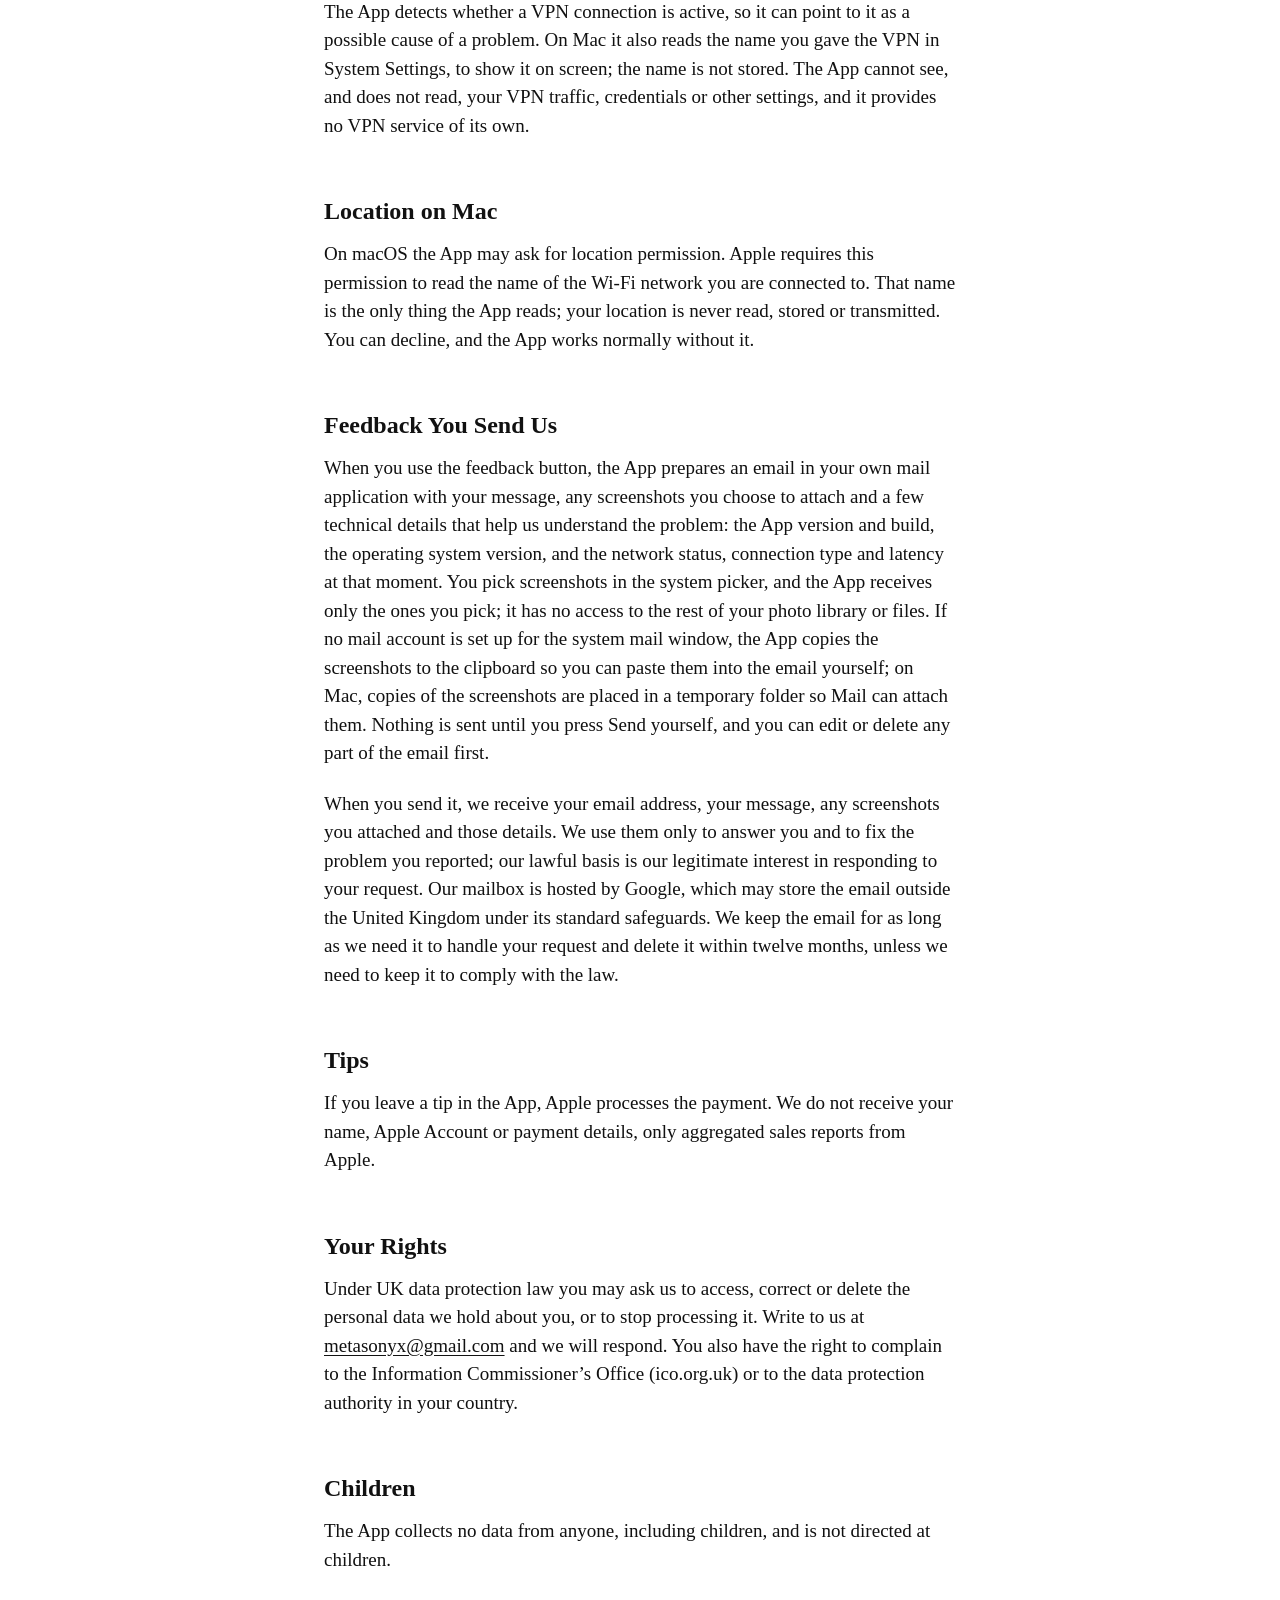
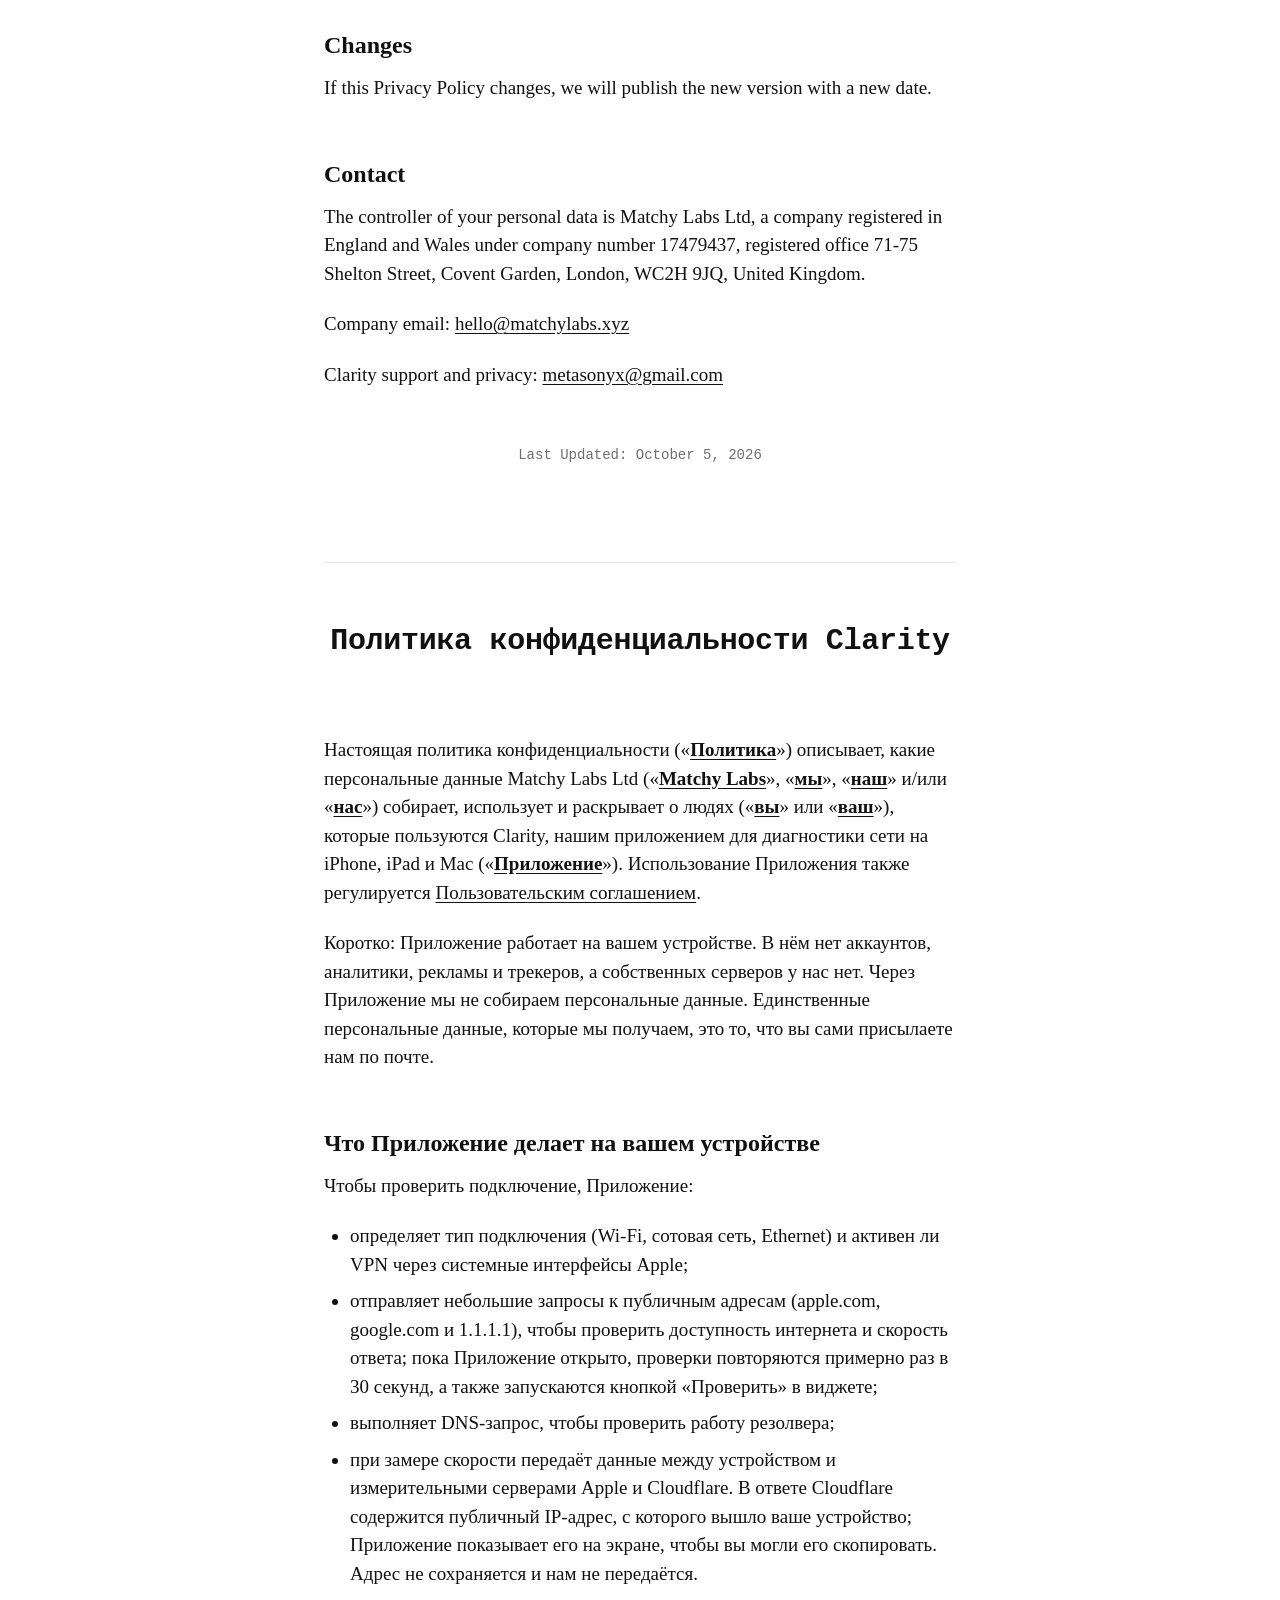
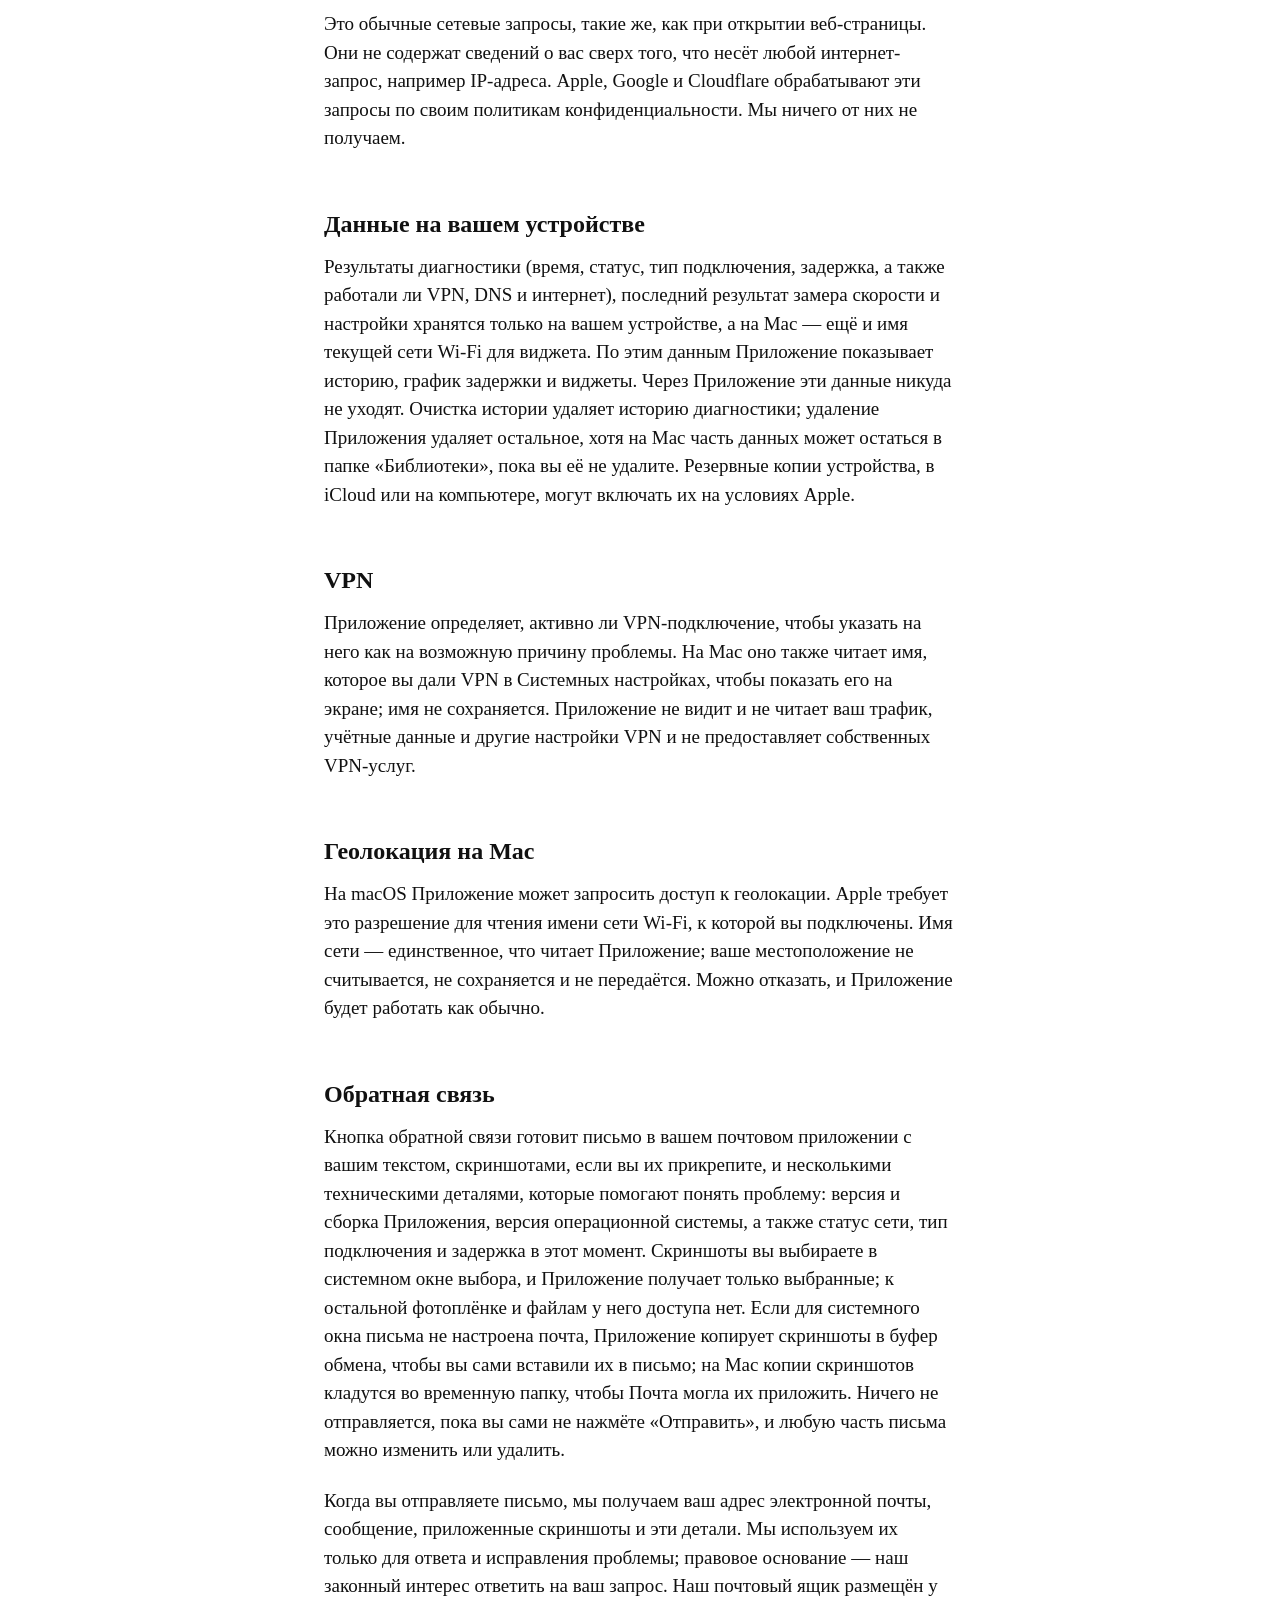
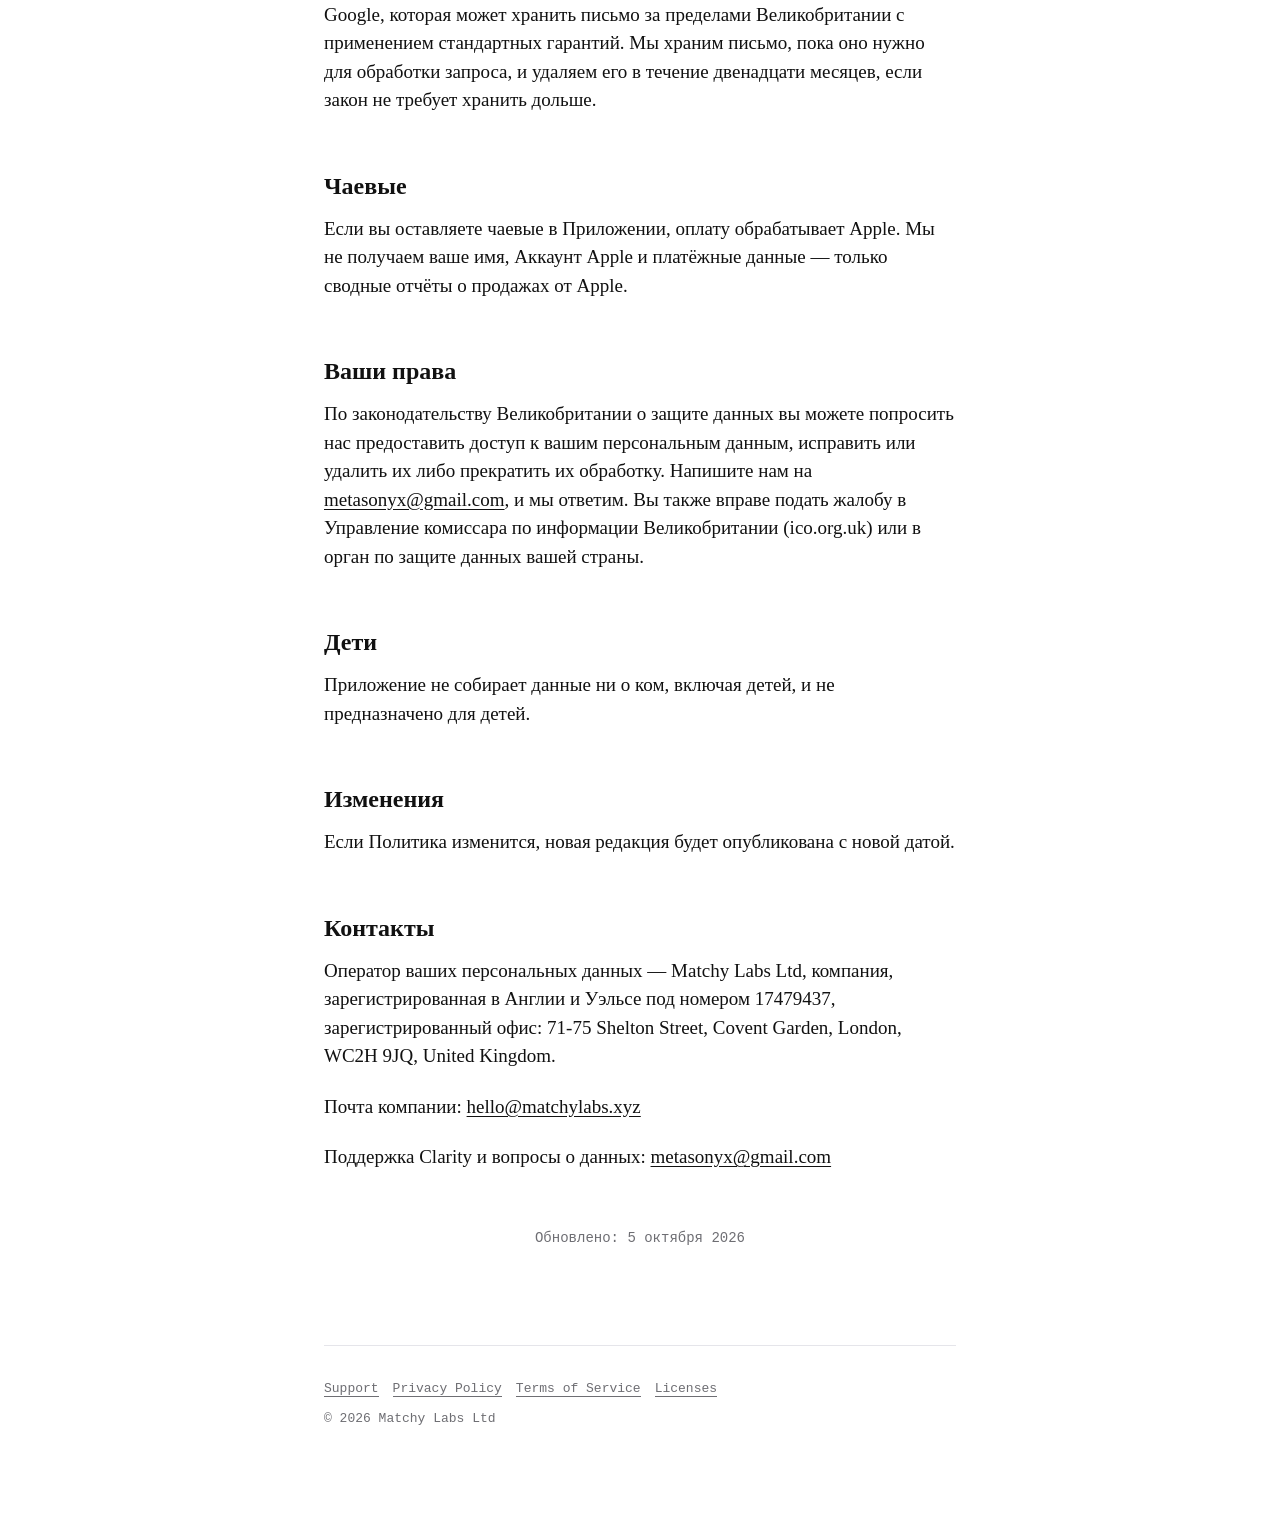
<file: privacy.html>
<!doctype html>
<html lang="en">
<head>
<meta charset="utf-8">
<meta name="viewport" content="width=device-width, initial-scale=1">
<title>Clarity — Privacy Policy</title>
<link rel="stylesheet" href="style.css">
</head>
<body>

<header class="doc-head">
  <h1>Clarity Privacy Policy</h1>
  <p class="langs"><a href="#en">English</a><a href="#ru">Русский</a></p>
</header>

<main id="en">

<p>This privacy policy (“<dfn>Privacy Policy</dfn>”) describes the personal data that Matchy Labs Ltd (“<dfn>Matchy Labs</dfn>,” “<dfn>we</dfn>,” “<dfn>our</dfn>,” and/or “<dfn>us</dfn>”) collects, uses and discloses from individuals (“<dfn>you</dfn>” or “<dfn>your</dfn>”) who use Clarity, our network diagnostics app for iPhone, iPad and Mac (the “<dfn>App</dfn>”). Your use of the App is also subject to our <a href="terms.html">Terms of Service</a>.</p>

<p>The short version: the App runs on your device. There are no accounts, no analytics, no advertising, no trackers, and we operate no servers of our own. We do not collect personal data through the App. The only personal data we ever receive is what you choose to send us by email.</p>

<h2>What the App Does on Your Device</h2>

<p>To diagnose your connection, the App:</p>

<ul>
  <li>reads the current connection type (Wi-Fi, cellular, Ethernet) and whether a VPN is active, using Apple’s system interfaces;</li>
  <li>sends small requests to public addresses (apple.com, google.com and 1.1.1.1) to see whether the internet is reachable and how quickly it responds; while the App is open, these checks repeat about every 30 seconds, and they also run when you tap Check on a widget;</li>
  <li>performs a DNS lookup to check that name resolution works;</li>
  <li>when you run a speed test, transfers data to and from measurement servers operated by Apple and Cloudflare. Cloudflare’s reply includes the public IP address your device used, which the App shows on screen so you can copy it. The address is not saved and is never sent to us.</li>
</ul>

<p>These are ordinary network requests, the same kind your device makes when it opens a web page. They carry no information about you beyond what any internet request carries, such as your IP address. Apple, Google and Cloudflare handle those requests under their own privacy policies. We receive nothing from them.</p>

<h2>Data Stored on Your Device</h2>

<p>Diagnostic results (time, status, connection type, latency and whether a VPN, DNS and the internet were working), the latest speed test result and your settings are stored only on your device, and on Mac so is the name of the current Wi-Fi network, for the widget. The App uses this data to show you a history, a latency chart and its widgets. This data never leaves your device through the App. Clearing the history removes the diagnostic history; deleting the App removes the rest, although on Mac some data may stay in your Library folder until you remove it. Backups you make of your device, whether to iCloud or a computer, may include it under Apple’s terms.</p>

<h2>VPN</h2>

<p>The App detects whether a VPN connection is active, so it can point to it as a possible cause of a problem. On Mac it also reads the name you gave the VPN in System Settings, to show it on screen; the name is not stored. The App cannot see, and does not read, your VPN traffic, credentials or other settings, and it provides no VPN service of its own.</p>

<h2>Location on Mac</h2>

<p>On macOS the App may ask for location permission. Apple requires this permission to read the name of the Wi-Fi network you are connected to. That name is the only thing the App reads; your location is never read, stored or transmitted. You can decline, and the App works normally without it.</p>

<h2>Feedback You Send Us</h2>

<p>When you use the feedback button, the App prepares an email in your own mail application with your message, any screenshots you choose to attach and a few technical details that help us understand the problem: the App version and build, the operating system version, and the network status, connection type and latency at that moment. You pick screenshots in the system picker, and the App receives only the ones you pick; it has no access to the rest of your photo library or files. If no mail account is set up for the system mail window, the App copies the screenshots to the clipboard so you can paste them into the email yourself; on Mac, copies of the screenshots are placed in a temporary folder so Mail can attach them. Nothing is sent until you press Send yourself, and you can edit or delete any part of the email first.</p>

<p>When you send it, we receive your email address, your message, any screenshots you attached and those details. We use them only to answer you and to fix the problem you reported; our lawful basis is our legitimate interest in responding to your request. Our mailbox is hosted by Google, which may store the email outside the United Kingdom under its standard safeguards. We keep the email for as long as we need it to handle your request and delete it within twelve months, unless we need to keep it to comply with the law.</p>

<h2>Tips</h2>

<p>If you leave a tip in the App, Apple processes the payment. We do not receive your name, Apple Account or payment details, only aggregated sales reports from Apple.</p>

<h2>Your Rights</h2>

<p>Under UK data protection law you may ask us to access, correct or delete the personal data we hold about you, or to stop processing it. Write to us at <a href="mailto:metasonyx@gmail.com">metasonyx@gmail.com</a> and we will respond. You also have the right to complain to the Information Commissioner’s Office (ico.org.uk) or to the data protection authority in your country.</p>

<h2>Children</h2>

<p>The App collects no data from anyone, including children, and is not directed at children.</p>

<h2>Changes</h2>

<p>If this Privacy Policy changes, we will publish the new version with a new date.</p>

<h2>Contact</h2>

<p>The controller of your personal data is Matchy Labs Ltd, a company registered in England and Wales under company number 17479437, registered office 71-75 Shelton Street, Covent Garden, London, WC2H 9JQ, United Kingdom.</p>

<p>Company email: <a href="mailto:hello@matchylabs.xyz">hello@matchylabs.xyz</a></p>

<p>Clarity support and privacy: <a href="mailto:metasonyx@gmail.com">metasonyx@gmail.com</a></p>

<p class="doc-date">Last Updated: October 5, 2026</p>

</main>

<main id="ru" lang="ru">

<header class="doc-head">
  <h1>Политика конфиденциальности Clarity</h1>
</header>

<p>Настоящая политика конфиденциальности («<dfn>Политика</dfn>») описывает, какие персональные данные Matchy Labs Ltd («<dfn>Matchy Labs</dfn>», «<dfn>мы</dfn>», «<dfn>наш</dfn>» и/или «<dfn>нас</dfn>») собирает, использует и раскрывает о людях («<dfn>вы</dfn>» или «<dfn>ваш</dfn>»), которые пользуются Clarity, нашим приложением для диагностики сети на iPhone, iPad и Mac («<dfn>Приложение</dfn>»). Использование Приложения также регулируется <a href="terms.html">Пользовательским соглашением</a>.</p>

<p>Коротко: Приложение работает на вашем устройстве. В нём нет аккаунтов, аналитики, рекламы и трекеров, а собственных серверов у нас нет. Через Приложение мы не собираем персональные данные. Единственные персональные данные, которые мы получаем, это то, что вы сами присылаете нам по почте.</p>

<h2>Что Приложение делает на вашем устройстве</h2>

<p>Чтобы проверить подключение, Приложение:</p>

<ul>
  <li>определяет тип подключения (Wi-Fi, сотовая сеть, Ethernet) и активен ли VPN через системные интерфейсы Apple;</li>
  <li>отправляет небольшие запросы к публичным адресам (apple.com, google.com и 1.1.1.1), чтобы проверить доступность интернета и скорость ответа; пока Приложение открыто, проверки повторяются примерно раз в 30 секунд, а также запускаются кнопкой «Проверить» в виджете;</li>
  <li>выполняет DNS-запрос, чтобы проверить работу резолвера;</li>
  <li>при замере скорости передаёт данные между устройством и измерительными серверами Apple и Cloudflare. В ответе Cloudflare содержится публичный IP-адрес, с которого вышло ваше устройство; Приложение показывает его на экране, чтобы вы могли его скопировать. Адрес не сохраняется и нам не передаётся.</li>
</ul>

<p>Это обычные сетевые запросы, такие же, как при открытии веб-страницы. Они не содержат сведений о вас сверх того, что несёт любой интернет-запрос, например IP-адреса. Apple, Google и Cloudflare обрабатывают эти запросы по своим политикам конфиденциальности. Мы ничего от них не получаем.</p>

<h2>Данные на вашем устройстве</h2>

<p>Результаты диагностики (время, статус, тип подключения, задержка, а также работали ли VPN, DNS и интернет), последний результат замера скорости и настройки хранятся только на вашем устройстве, а на Mac — ещё и имя текущей сети Wi-Fi для виджета. По этим данным Приложение показывает историю, график задержки и виджеты. Через Приложение эти данные никуда не уходят. Очистка истории удаляет историю диагностики; удаление Приложения удаляет остальное, хотя на Mac часть данных может остаться в папке «Библиотеки», пока вы её не удалите. Резервные копии устройства, в iCloud или на компьютере, могут включать их на условиях Apple.</p>

<h2>VPN</h2>

<p>Приложение определяет, активно ли VPN-подключение, чтобы указать на него как на возможную причину проблемы. На Mac оно также читает имя, которое вы дали VPN в Системных настройках, чтобы показать его на экране; имя не сохраняется. Приложение не видит и не читает ваш трафик, учётные данные и другие настройки VPN и не предоставляет собственных VPN-услуг.</p>

<h2>Геолокация на Mac</h2>

<p>На macOS Приложение может запросить доступ к геолокации. Apple требует это разрешение для чтения имени сети Wi-Fi, к которой вы подключены. Имя сети — единственное, что читает Приложение; ваше местоположение не считывается, не сохраняется и не передаётся. Можно отказать, и Приложение будет работать как обычно.</p>

<h2>Обратная связь</h2>

<p>Кнопка обратной связи готовит письмо в вашем почтовом приложении с вашим текстом, скриншотами, если вы их прикрепите, и несколькими техническими деталями, которые помогают понять проблему: версия и сборка Приложения, версия операционной системы, а также статус сети, тип подключения и задержка в этот момент. Скриншоты вы выбираете в системном окне выбора, и Приложение получает только выбранные; к остальной фотоплёнке и файлам у него доступа нет. Если для системного окна письма не настроена почта, Приложение копирует скриншоты в буфер обмена, чтобы вы сами вставили их в письмо; на Mac копии скриншотов кладутся во временную папку, чтобы Почта могла их приложить. Ничего не отправляется, пока вы сами не нажмёте «Отправить», и любую часть письма можно изменить или удалить.</p>

<p>Когда вы отправляете письмо, мы получаем ваш адрес электронной почты, сообщение, приложенные скриншоты и эти детали. Мы используем их только для ответа и исправления проблемы; правовое основание — наш законный интерес ответить на ваш запрос. Наш почтовый ящик размещён у Google, которая может хранить письмо за пределами Великобритании с применением стандартных гарантий. Мы храним письмо, пока оно нужно для обработки запроса, и удаляем его в течение двенадцати месяцев, если закон не требует хранить дольше.</p>

<h2>Чаевые</h2>

<p>Если вы оставляете чаевые в Приложении, оплату обрабатывает Apple. Мы не получаем ваше имя, Аккаунт Apple и платёжные данные — только сводные отчёты о продажах от Apple.</p>

<h2>Ваши права</h2>

<p>По законодательству Великобритании о защите данных вы можете попросить нас предоставить доступ к вашим персональным данным, исправить или удалить их либо прекратить их обработку. Напишите нам на <a href="mailto:metasonyx@gmail.com">metasonyx@gmail.com</a>, и мы ответим. Вы также вправе подать жалобу в Управление комиссара по информации Великобритании (ico.org.uk) или в орган по защите данных вашей страны.</p>

<h2>Дети</h2>

<p>Приложение не собирает данные ни о ком, включая детей, и не предназначено для детей.</p>

<h2>Изменения</h2>

<p>Если Политика изменится, новая редакция будет опубликована с новой датой.</p>

<h2>Контакты</h2>

<p>Оператор ваших персональных данных — Matchy Labs Ltd, компания, зарегистрированная в Англии и Уэльсе под номером 17479437, зарегистрированный офис: 71-75 Shelton Street, Covent Garden, London, WC2H 9JQ, United Kingdom.</p>

<p>Почта компании: <a href="mailto:hello@matchylabs.xyz">hello@matchylabs.xyz</a></p>

<p>Поддержка Clarity и вопросы о данных: <a href="mailto:metasonyx@gmail.com">metasonyx@gmail.com</a></p>

<p class="doc-date">Обновлено: 5 октября 2026</p>

</main>

<footer>
  <p><a href="./">Support</a><a href="privacy.html">Privacy Policy</a><a href="terms.html">Terms of Service</a><a href="licenses.html">Licenses</a></p>
  <p>© 2026 Matchy Labs Ltd</p>
</footer>

</body>
</html>
</file>
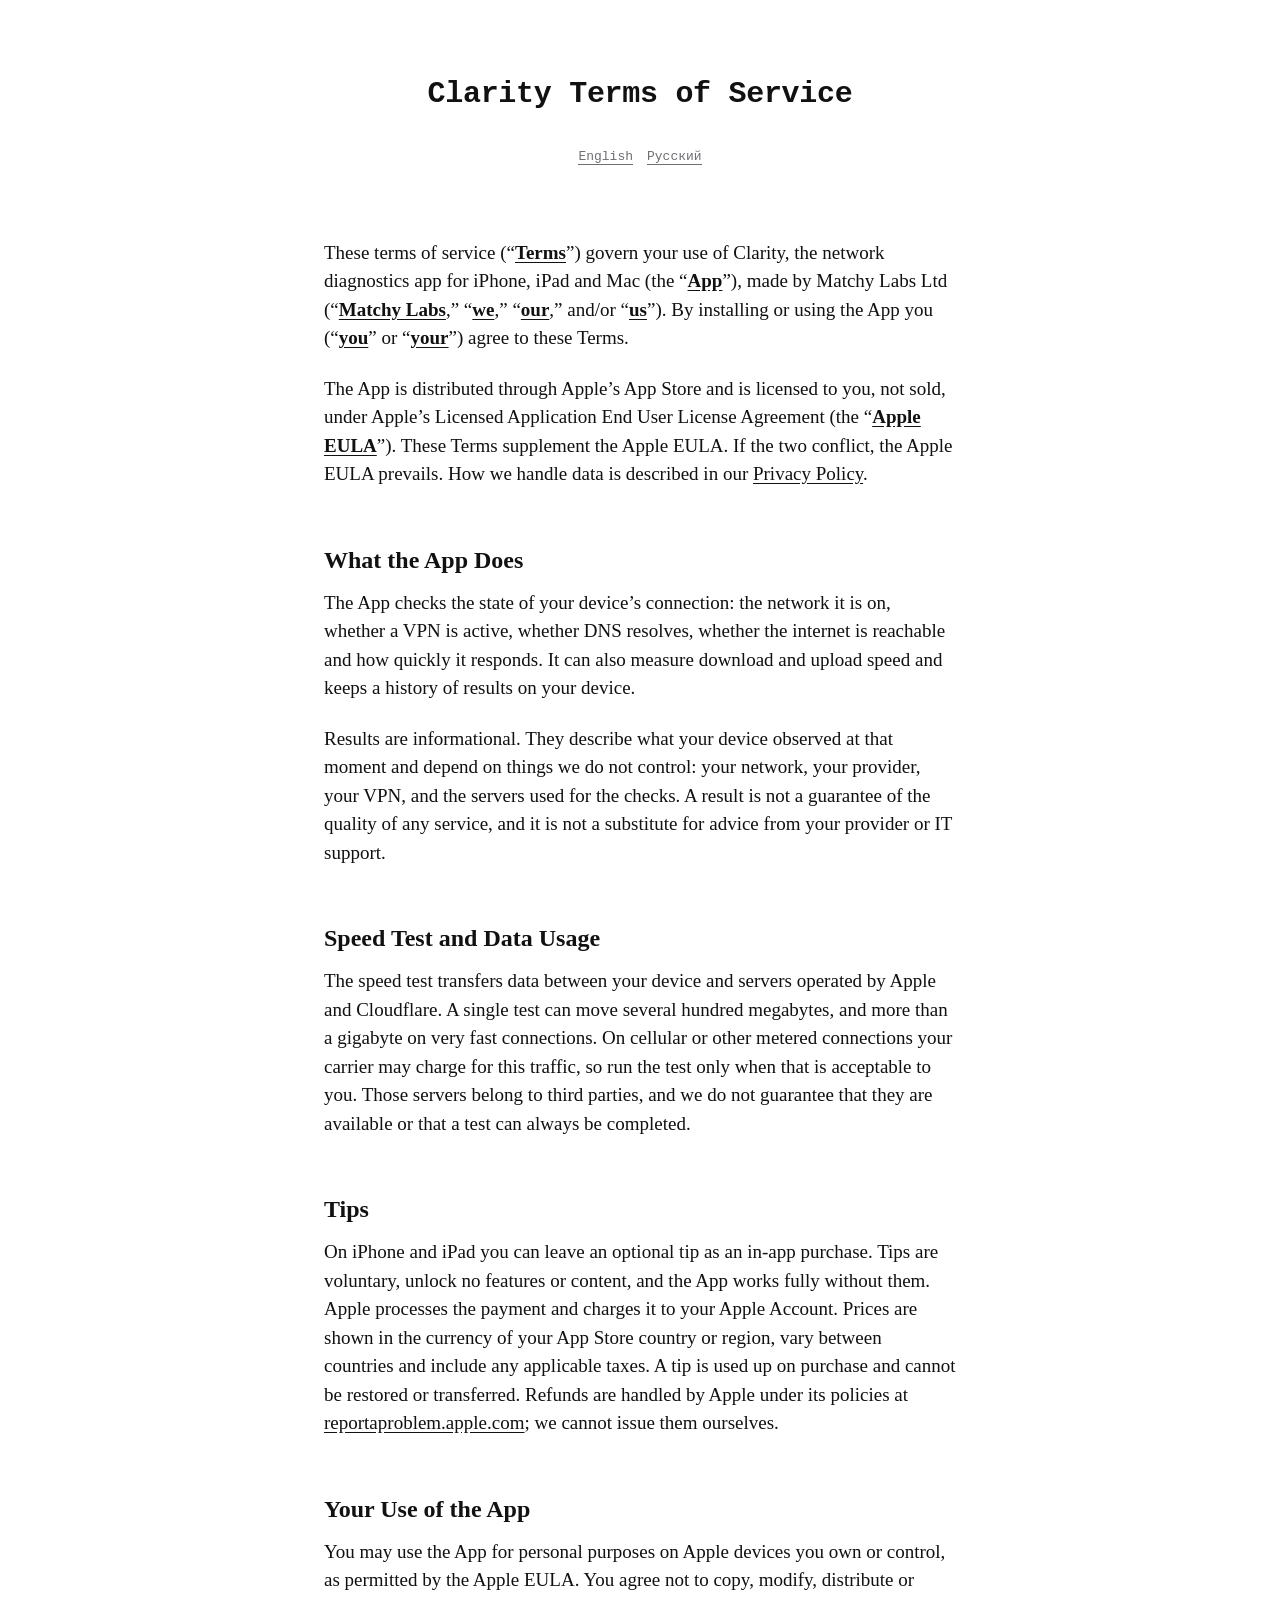
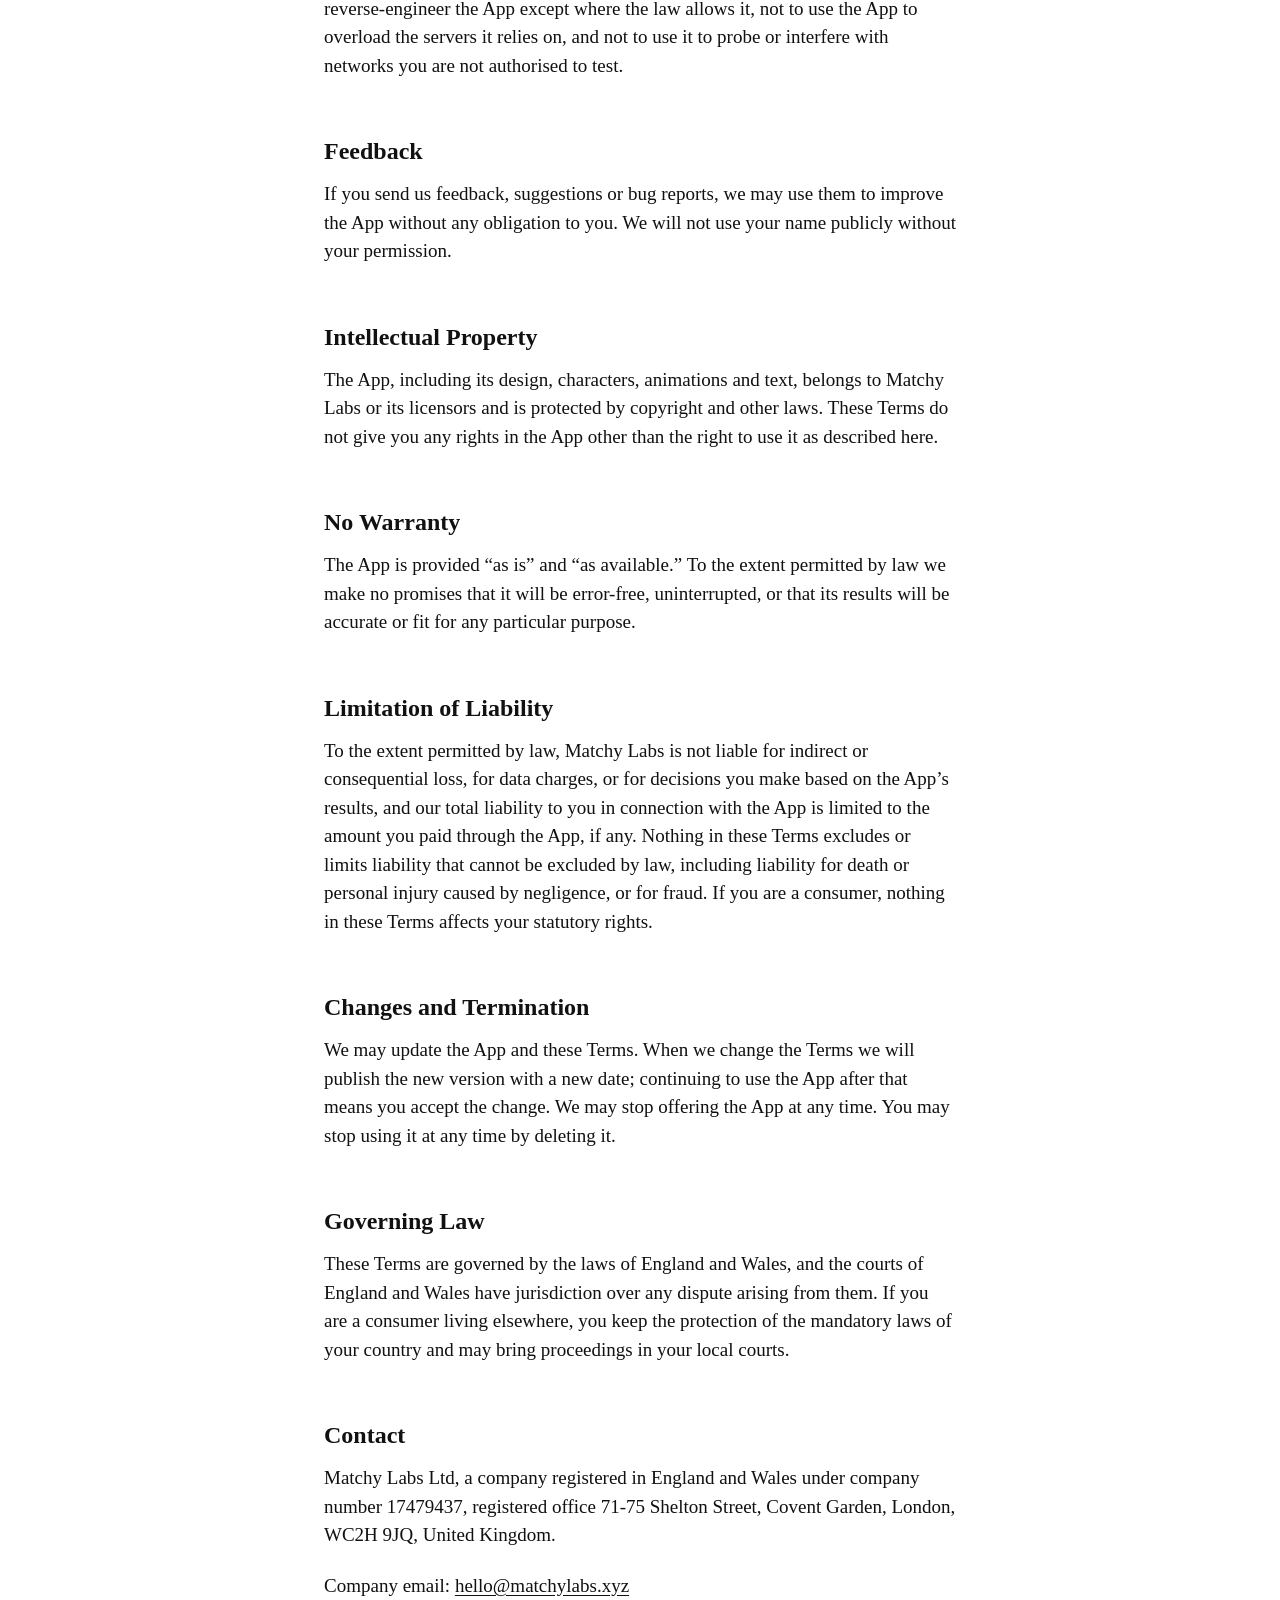
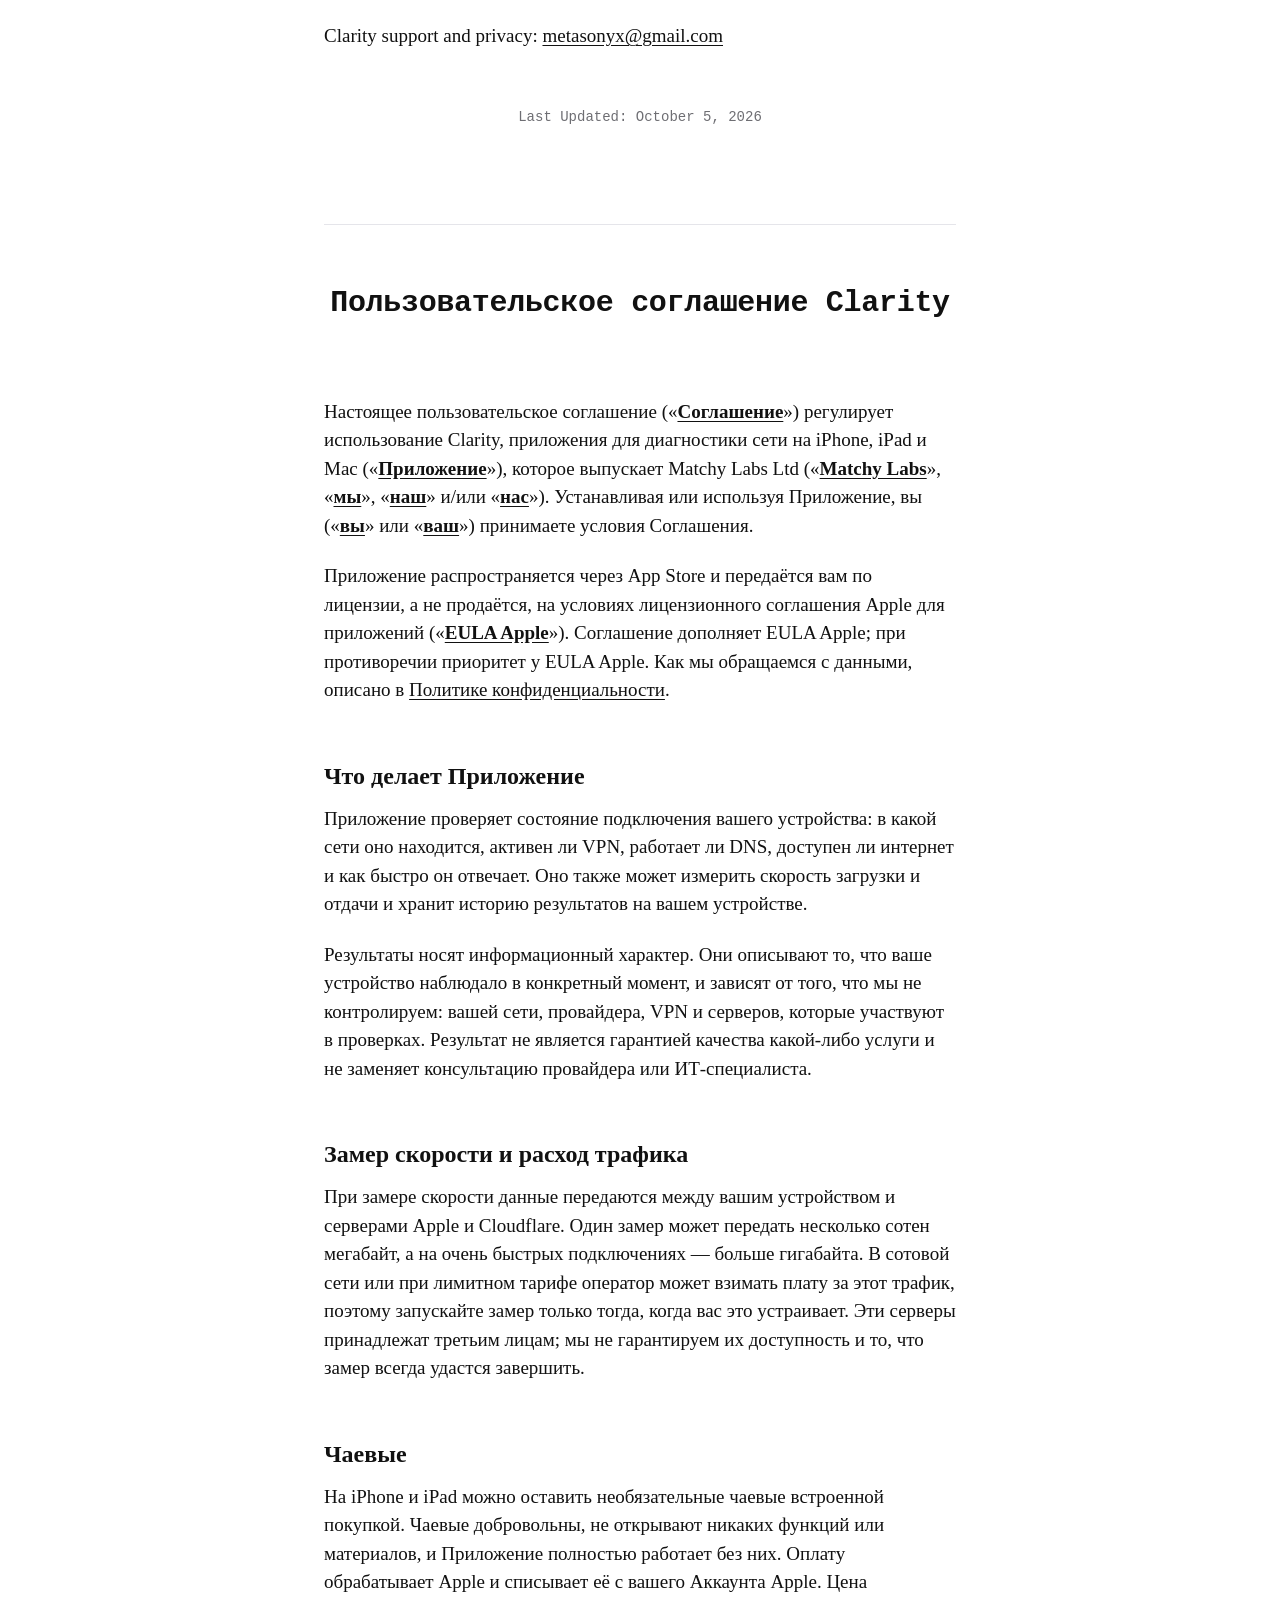
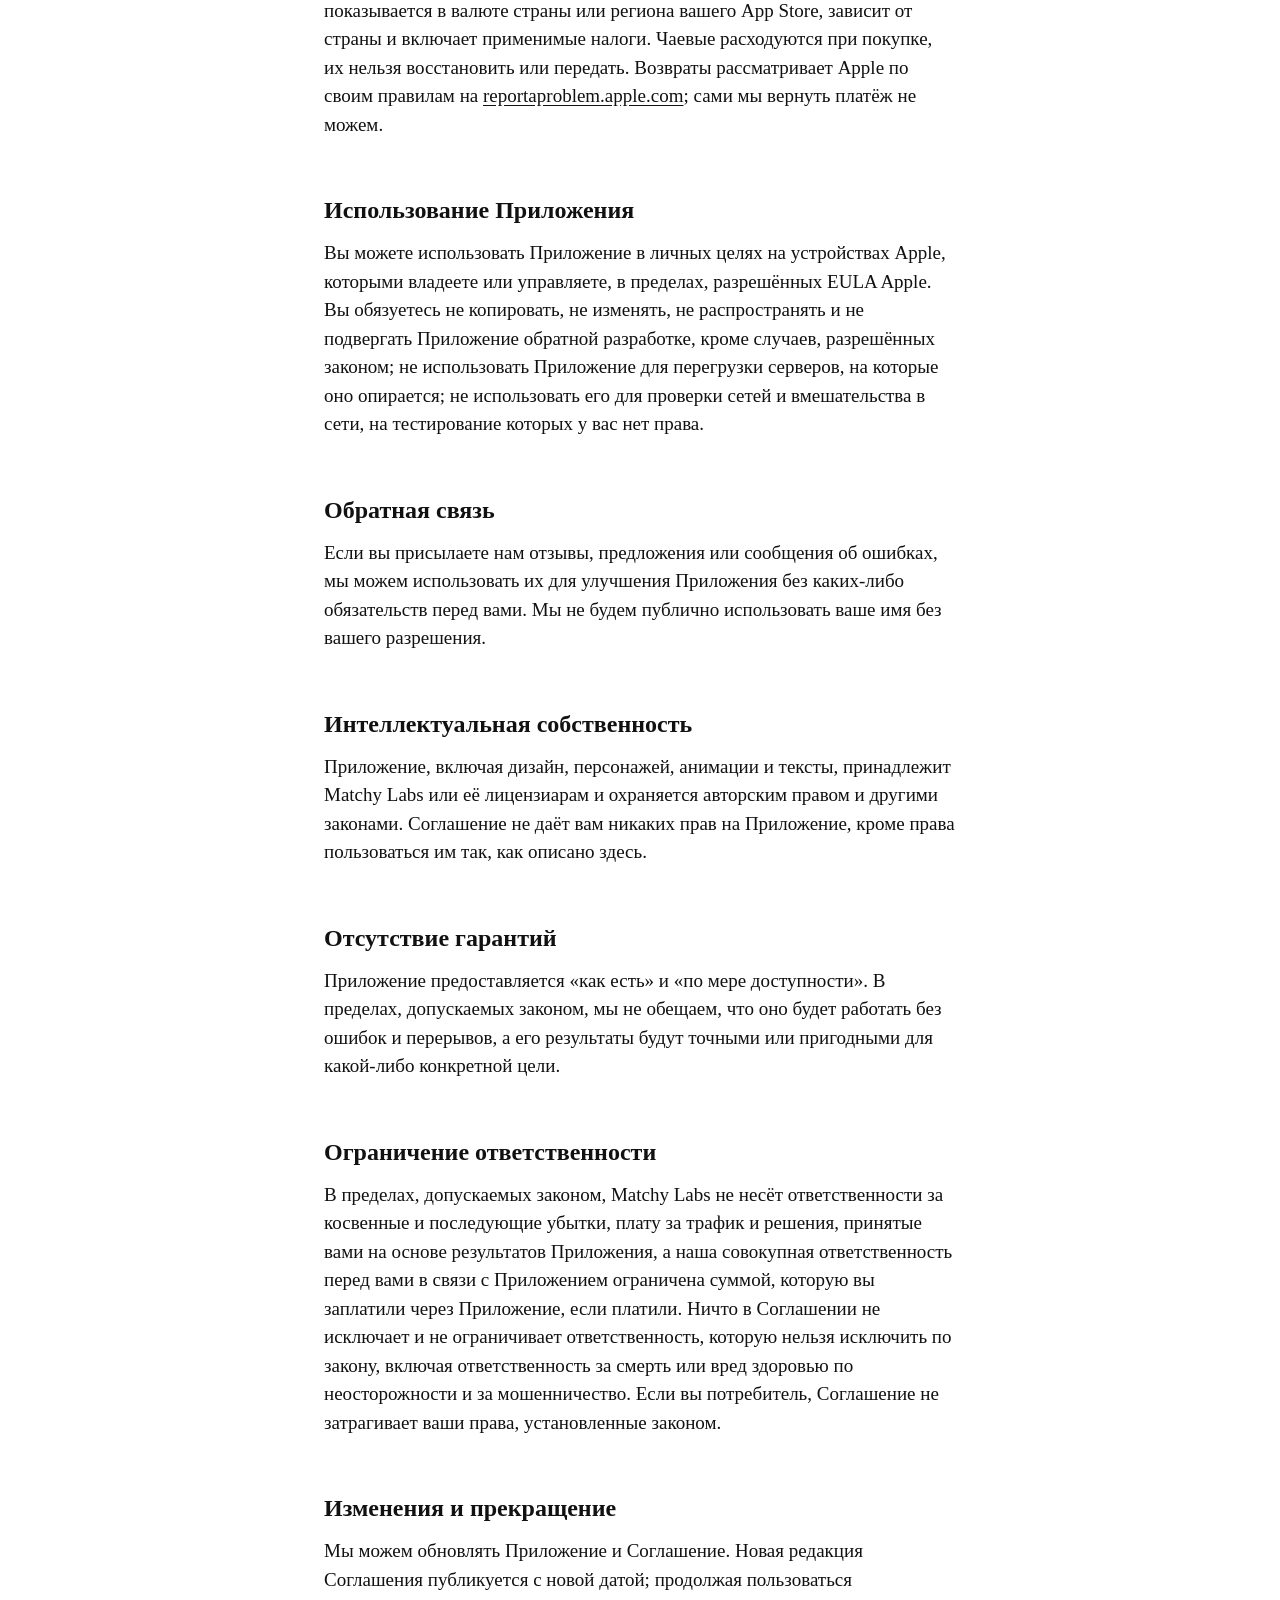
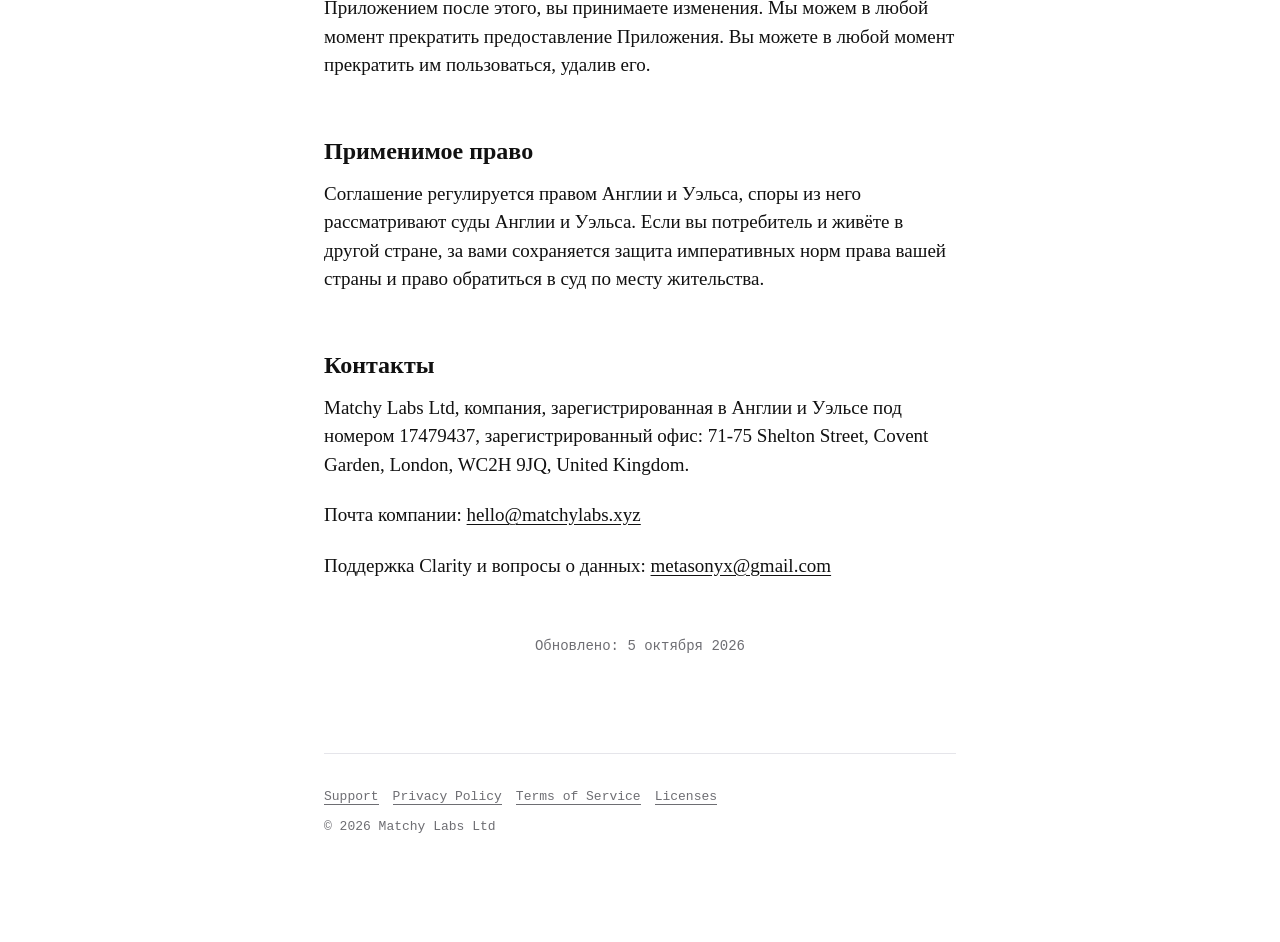
<file: terms.html>
<!doctype html>
<html lang="en">
<head>
<meta charset="utf-8">
<meta name="viewport" content="width=device-width, initial-scale=1">
<title>Clarity — Terms of Service</title>
<link rel="stylesheet" href="style.css">
</head>
<body>

<header class="doc-head">
  <h1>Clarity Terms of Service</h1>
  <p class="langs"><a href="#en">English</a><a href="#ru">Русский</a></p>
</header>

<main id="en">

<p>These terms of service (“<dfn>Terms</dfn>”) govern your use of Clarity, the network diagnostics app for iPhone, iPad and Mac (the “<dfn>App</dfn>”), made by Matchy Labs Ltd (“<dfn>Matchy Labs</dfn>,” “<dfn>we</dfn>,” “<dfn>our</dfn>,” and/or “<dfn>us</dfn>”). By installing or using the App you (“<dfn>you</dfn>” or “<dfn>your</dfn>”) agree to these Terms.</p>

<p>The App is distributed through Apple’s App Store and is licensed to you, not sold, under Apple’s Licensed Application End User License Agreement (the “<dfn>Apple EULA</dfn>”). These Terms supplement the Apple EULA. If the two conflict, the Apple EULA prevails. How we handle data is described in our <a href="privacy.html">Privacy Policy</a>.</p>

<h2>What the App Does</h2>

<p>The App checks the state of your device’s connection: the network it is on, whether a VPN is active, whether DNS resolves, whether the internet is reachable and how quickly it responds. It can also measure download and upload speed and keeps a history of results on your device.</p>

<p>Results are informational. They describe what your device observed at that moment and depend on things we do not control: your network, your provider, your VPN, and the servers used for the checks. A result is not a guarantee of the quality of any service, and it is not a substitute for advice from your provider or IT support.</p>

<h2>Speed Test and Data Usage</h2>

<p>The speed test transfers data between your device and servers operated by Apple and Cloudflare. A single test can move several hundred megabytes, and more than a gigabyte on very fast connections. On cellular or other metered connections your carrier may charge for this traffic, so run the test only when that is acceptable to you. Those servers belong to third parties, and we do not guarantee that they are available or that a test can always be completed.</p>

<h2>Tips</h2>

<p>On iPhone and iPad you can leave an optional tip as an in-app purchase. Tips are voluntary, unlock no features or content, and the App works fully without them. Apple processes the payment and charges it to your Apple Account. Prices are shown in the currency of your App Store country or region, vary between countries and include any applicable taxes. A tip is used up on purchase and cannot be restored or transferred. Refunds are handled by Apple under its policies at <a href="https://reportaproblem.apple.com">reportaproblem.apple.com</a>; we cannot issue them ourselves.</p>

<h2>Your Use of the App</h2>

<p>You may use the App for personal purposes on Apple devices you own or control, as permitted by the Apple EULA. You agree not to copy, modify, distribute or reverse-engineer the App except where the law allows it, not to use the App to overload the servers it relies on, and not to use it to probe or interfere with networks you are not authorised to test.</p>

<h2>Feedback</h2>

<p>If you send us feedback, suggestions or bug reports, we may use them to improve the App without any obligation to you. We will not use your name publicly without your permission.</p>

<h2>Intellectual Property</h2>

<p>The App, including its design, characters, animations and text, belongs to Matchy Labs or its licensors and is protected by copyright and other laws. These Terms do not give you any rights in the App other than the right to use it as described here.</p>

<h2>No Warranty</h2>

<p>The App is provided “as is” and “as available.” To the extent permitted by law we make no promises that it will be error-free, uninterrupted, or that its results will be accurate or fit for any particular purpose.</p>

<h2>Limitation of Liability</h2>

<p>To the extent permitted by law, Matchy Labs is not liable for indirect or consequential loss, for data charges, or for decisions you make based on the App’s results, and our total liability to you in connection with the App is limited to the amount you paid through the App, if any. Nothing in these Terms excludes or limits liability that cannot be excluded by law, including liability for death or personal injury caused by negligence, or for fraud. If you are a consumer, nothing in these Terms affects your statutory rights.</p>

<h2>Changes and Termination</h2>

<p>We may update the App and these Terms. When we change the Terms we will publish the new version with a new date; continuing to use the App after that means you accept the change. We may stop offering the App at any time. You may stop using it at any time by deleting it.</p>

<h2>Governing Law</h2>

<p>These Terms are governed by the laws of England and Wales, and the courts of England and Wales have jurisdiction over any dispute arising from them. If you are a consumer living elsewhere, you keep the protection of the mandatory laws of your country and may bring proceedings in your local courts.</p>

<h2>Contact</h2>

<p>Matchy Labs Ltd, a company registered in England and Wales under company number 17479437, registered office 71-75 Shelton Street, Covent Garden, London, WC2H 9JQ, United Kingdom.</p>

<p>Company email: <a href="mailto:hello@matchylabs.xyz">hello@matchylabs.xyz</a></p>

<p>Clarity support and privacy: <a href="mailto:metasonyx@gmail.com">metasonyx@gmail.com</a></p>

<p class="doc-date">Last Updated: October 5, 2026</p>

</main>

<main id="ru" lang="ru">

<header class="doc-head">
  <h1>Пользовательское соглашение Clarity</h1>
</header>

<p>Настоящее пользовательское соглашение («<dfn>Соглашение</dfn>») регулирует использование Clarity, приложения для диагностики сети на iPhone, iPad и Mac («<dfn>Приложение</dfn>»), которое выпускает Matchy Labs Ltd («<dfn>Matchy Labs</dfn>», «<dfn>мы</dfn>», «<dfn>наш</dfn>» и/или «<dfn>нас</dfn>»). Устанавливая или используя Приложение, вы («<dfn>вы</dfn>» или «<dfn>ваш</dfn>») принимаете условия Соглашения.</p>

<p>Приложение распространяется через App Store и передаётся вам по лицензии, а не продаётся, на условиях лицензионного соглашения Apple для приложений («<dfn>EULA Apple</dfn>»). Соглашение дополняет EULA Apple; при противоречии приоритет у EULA Apple. Как мы обращаемся с данными, описано в <a href="privacy.html">Политике конфиденциальности</a>.</p>

<h2>Что делает Приложение</h2>

<p>Приложение проверяет состояние подключения вашего устройства: в какой сети оно находится, активен ли VPN, работает ли DNS, доступен ли интернет и как быстро он отвечает. Оно также может измерить скорость загрузки и отдачи и хранит историю результатов на вашем устройстве.</p>

<p>Результаты носят информационный характер. Они описывают то, что ваше устройство наблюдало в конкретный момент, и зависят от того, что мы не контролируем: вашей сети, провайдера, VPN и серверов, которые участвуют в проверках. Результат не является гарантией качества какой-либо услуги и не заменяет консультацию провайдера или ИТ-специалиста.</p>

<h2>Замер скорости и расход трафика</h2>

<p>При замере скорости данные передаются между вашим устройством и серверами Apple и Cloudflare. Один замер может передать несколько сотен мегабайт, а на очень быстрых подключениях — больше гигабайта. В сотовой сети или при лимитном тарифе оператор может взимать плату за этот трафик, поэтому запускайте замер только тогда, когда вас это устраивает. Эти серверы принадлежат третьим лицам; мы не гарантируем их доступность и то, что замер всегда удастся завершить.</p>

<h2>Чаевые</h2>

<p>На iPhone и iPad можно оставить необязательные чаевые встроенной покупкой. Чаевые добровольны, не открывают никаких функций или материалов, и Приложение полностью работает без них. Оплату обрабатывает Apple и списывает её с вашего Аккаунта Apple. Цена показывается в валюте страны или региона вашего App Store, зависит от страны и включает применимые налоги. Чаевые расходуются при покупке, их нельзя восстановить или передать. Возвраты рассматривает Apple по своим правилам на <a href="https://reportaproblem.apple.com">reportaproblem.apple.com</a>; сами мы вернуть платёж не можем.</p>

<h2>Использование Приложения</h2>

<p>Вы можете использовать Приложение в личных целях на устройствах Apple, которыми владеете или управляете, в пределах, разрешённых EULA Apple. Вы обязуетесь не копировать, не изменять, не распространять и не подвергать Приложение обратной разработке, кроме случаев, разрешённых законом; не использовать Приложение для перегрузки серверов, на которые оно опирается; не использовать его для проверки сетей и вмешательства в сети, на тестирование которых у вас нет права.</p>

<h2>Обратная связь</h2>

<p>Если вы присылаете нам отзывы, предложения или сообщения об ошибках, мы можем использовать их для улучшения Приложения без каких-либо обязательств перед вами. Мы не будем публично использовать ваше имя без вашего разрешения.</p>

<h2>Интеллектуальная собственность</h2>

<p>Приложение, включая дизайн, персонажей, анимации и тексты, принадлежит Matchy Labs или её лицензиарам и охраняется авторским правом и другими законами. Соглашение не даёт вам никаких прав на Приложение, кроме права пользоваться им так, как описано здесь.</p>

<h2>Отсутствие гарантий</h2>

<p>Приложение предоставляется «как есть» и «по мере доступности». В пределах, допускаемых законом, мы не обещаем, что оно будет работать без ошибок и перерывов, а его результаты будут точными или пригодными для какой-либо конкретной цели.</p>

<h2>Ограничение ответственности</h2>

<p>В пределах, допускаемых законом, Matchy Labs не несёт ответственности за косвенные и последующие убытки, плату за трафик и решения, принятые вами на основе результатов Приложения, а наша совокупная ответственность перед вами в связи с Приложением ограничена суммой, которую вы заплатили через Приложение, если платили. Ничто в Соглашении не исключает и не ограничивает ответственность, которую нельзя исключить по закону, включая ответственность за смерть или вред здоровью по неосторожности и за мошенничество. Если вы потребитель, Соглашение не затрагивает ваши права, установленные законом.</p>

<h2>Изменения и прекращение</h2>

<p>Мы можем обновлять Приложение и Соглашение. Новая редакция Соглашения публикуется с новой датой; продолжая пользоваться Приложением после этого, вы принимаете изменения. Мы можем в любой момент прекратить предоставление Приложения. Вы можете в любой момент прекратить им пользоваться, удалив его.</p>

<h2>Применимое право</h2>

<p>Соглашение регулируется правом Англии и Уэльса, споры из него рассматривают суды Англии и Уэльса. Если вы потребитель и живёте в другой стране, за вами сохраняется защита императивных норм права вашей страны и право обратиться в суд по месту жительства.</p>

<h2>Контакты</h2>

<p>Matchy Labs Ltd, компания, зарегистрированная в Англии и Уэльсе под номером 17479437, зарегистрированный офис: 71-75 Shelton Street, Covent Garden, London, WC2H 9JQ, United Kingdom.</p>

<p>Почта компании: <a href="mailto:hello@matchylabs.xyz">hello@matchylabs.xyz</a></p>

<p>Поддержка Clarity и вопросы о данных: <a href="mailto:metasonyx@gmail.com">metasonyx@gmail.com</a></p>

<p class="doc-date">Обновлено: 5 октября 2026</p>

</main>

<footer>
  <p><a href="./">Support</a><a href="privacy.html">Privacy Policy</a><a href="terms.html">Terms of Service</a><a href="licenses.html">Licenses</a></p>
  <p>© 2026 Matchy Labs Ltd</p>
</footer>

</body>
</html>
</file>
<file: style.css>
/* Clarity support & legal pages. Шапка — моноширинная, текст — с засечками,
   определяемые термины — жирные с подчёркиванием. Одна колонка, много воздуха. */
:root {
  color-scheme: light dark;
  --bg: #ffffff;
  --fg: #111111;
  --muted: #6e6e73;
  --rule: #e5e5ea;
  --mono: ui-monospace, "SF Mono", Menlo, Consolas, monospace;
  --serif: "Iowan Old Style", "Charter", "Palatino Linotype", "Book Antiqua", Georgia, serif;
}
@media (prefers-color-scheme: dark) {
  :root { --bg: #000000; --fg: #f2f2f7; --muted: #98989d; --rule: #2c2c2e; }
}
* { box-sizing: border-box; }
html { -webkit-text-size-adjust: 100%; }
body {
  max-width: 680px;
  margin: 0 auto;
  padding: 72px 24px 96px;
  font-family: var(--serif);
  font-size: 19px;
  line-height: 1.5;
  color: var(--fg);
  background: var(--bg);
}
.doc-head {
  text-align: center;
  margin: 0 0 72px;
  font-family: var(--mono);
}
.doc-head h1 { font-size: 30px; font-weight: 700; letter-spacing: -0.01em; margin: 0; }
.subtitle { font-size: 17px; margin: 16px 0 0; }
.doc-date { font-family: var(--mono); font-size: 14px; color: var(--muted); text-align: center; margin: 56px 0 0; }
.langs { font-size: 13px; color: var(--muted); margin: 30px 0 0; }
.langs a { color: inherit; text-decoration: none; border-bottom: 1px solid currentColor; }
.langs a + a { margin-left: 14px; }
h2 { font-size: 24px; font-weight: 700; line-height: 1.25; margin: 56px 0 14px; }
h3 { font-size: 20px; font-weight: 700; line-height: 1.3; margin: 36px 0 8px; }
p { margin: 0 0 22px; }
ul { padding-left: 26px; margin: 0 0 22px; }
li { margin: 8px 0; }
dfn { font-style: normal; font-weight: 700; text-decoration: underline; text-underline-offset: 3px; }
a { color: inherit; text-decoration: underline; text-underline-offset: 3px; }
strong { font-weight: 700; }
.placeholder { background: #fff3b0; color: #111; padding: 0 4px; }
main + main { margin-top: 96px; padding-top: 56px; border-top: 1px solid var(--rule); }
footer {
  margin-top: 96px;
  padding-top: 32px;
  border-top: 1px solid var(--rule);
  font-family: var(--mono);
  font-size: 13px;
  line-height: 1.7;
  color: var(--muted);
}
footer a { text-decoration: none; border-bottom: 1px solid currentColor; }
footer a + a { margin-left: 14px; }
footer p { margin: 0 0 8px; }
@media (max-width: 480px) {
  body { font-size: 17px; padding: 48px 20px 72px; }
  .doc-head { margin-bottom: 56px; }
  .doc-head h1 { font-size: 24px; }
  h2 { font-size: 22px; margin-top: 44px; }
}
</file>
